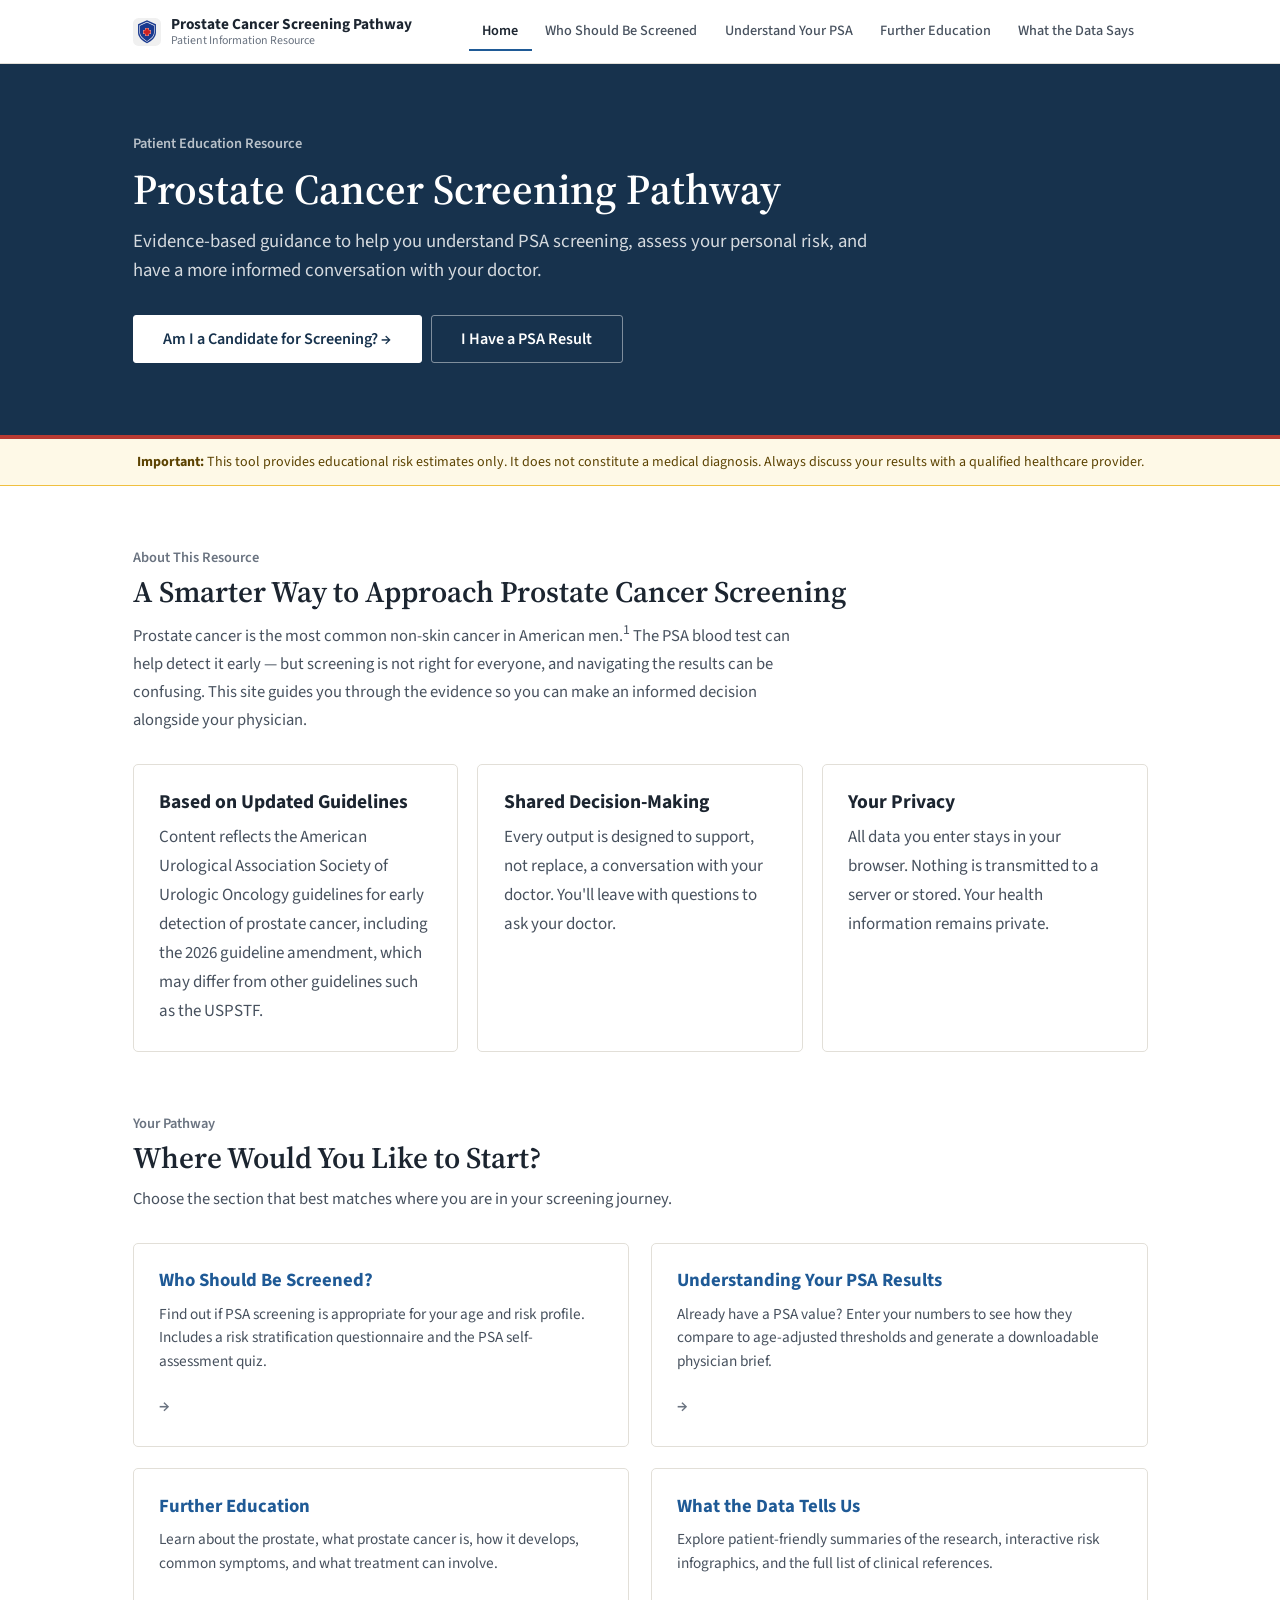
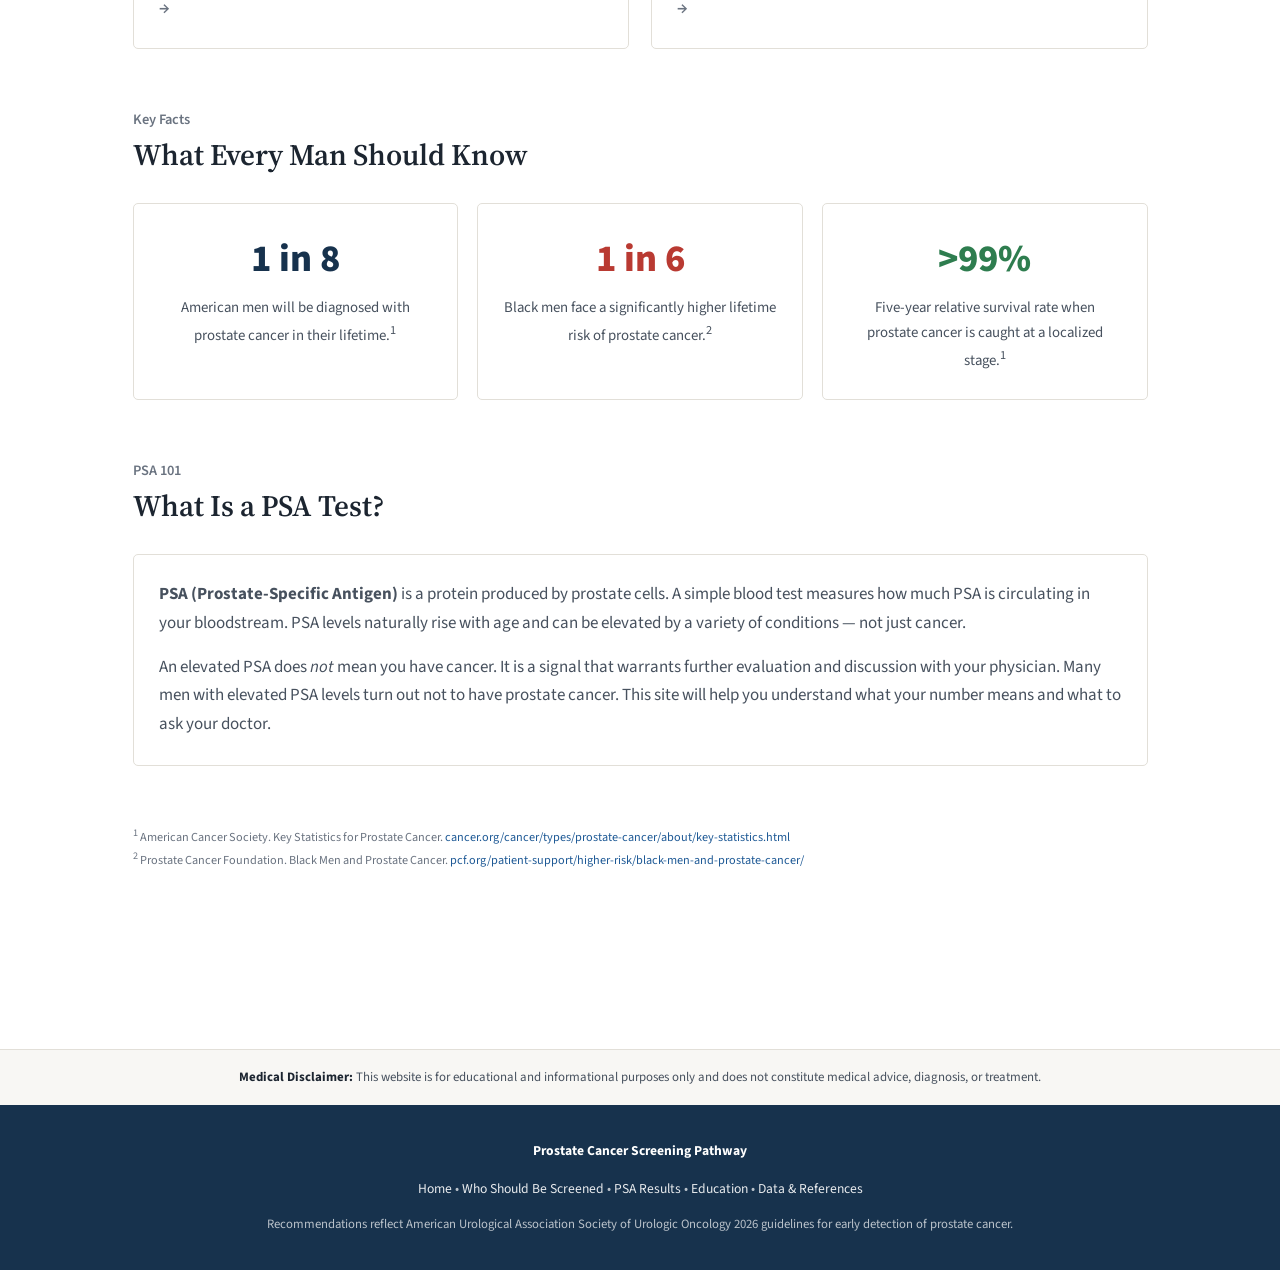
<file: index.html>
<!DOCTYPE html>
<html lang="en">
<head>
  <meta charset="UTF-8" />
  <link rel="icon" type="image/svg+xml" href="favicon.svg" />
  <meta name="viewport" content="width=device-width, initial-scale=1.0" />
  <title>Prostate Cancer Screening Pathway — Home</title>
  <meta name="description" content="A patient-facing resource for understanding prostate cancer PSA screening, risk stratification, and shared decision-making with your physician." />
  <link rel="preconnect" href="https://fonts.googleapis.com" />
  <link rel="preconnect" href="https://fonts.gstatic.com" crossorigin />
  <link rel="stylesheet" href="https://fonts.googleapis.com/css2?family=Source+Sans+3:wght@400;500;600;700&amp;family=Source+Serif+4:wght@600;700&amp;display=swap" />
  <link rel="stylesheet" href="css/styles.css" />
</head>
<body>

<!-- =================== NAVIGATION =================== -->
<nav class="site-nav" role="navigation" aria-label="Main navigation">
  <div class="nav-inner">
    <a class="nav-logo" href="index.html" aria-label="Prostate Cancer Screening Pathway, home">
      <img class="nav-logo-icon" src="favicon.svg" alt="" width="28" height="28" />
      <span class="nav-logo-text">Prostate Cancer Screening Pathway<span class="nav-logo-sub">Patient Information Resource</span></span>
    </a>
    <ul class="nav-links" role="list">
      <li><a href="index.html">Home</a></li>
      <li><a href="screening.html">Who Should Be Screened</a></li>
      <li><a href="results.html">Understand Your PSA</a></li>
      <li><a href="education.html">Further Education</a></li>
      <li><a href="data.html">What the Data Says</a></li>
    </ul>
    <button class="nav-hamburger" id="nav-hamburger" aria-label="Open menu" aria-expanded="false" aria-controls="mobile-menu">
      <span></span><span></span><span></span>
    </button>
  </div>
</nav>

<div class="mobile-menu" id="mobile-menu" role="dialog" aria-label="Navigation menu">
  <ul role="list">
    <li><a href="index.html">Home</a></li>
    <li><a href="screening.html">Who Should Be Screened</a></li>
    <li><a href="results.html">Understand Your PSA</a></li>
    <li><a href="education.html">Further Education</a></li>
    <li><a href="data.html">What the Data Says</a></li>
  </ul>
</div>

<!-- =================== HERO =================== -->
<header class="hero" role="banner">
  <div class="hero-badge">Patient Education Resource</div>
  <h1>Prostate Cancer Screening Pathway</h1>
  <p>Evidence-based guidance to help you understand PSA screening, assess your personal risk, and have a more informed conversation with your doctor.</p>
  <div class="flex flex-wrap flex-center gap-1">
    <a href="screening.html" class="btn btn-white btn-lg">Am I a Candidate for Screening? →</a>
    <a href="results.html" class="btn btn-ghost btn-lg">I Have a PSA Result</a>
  </div>
</header>

<!-- =================== IMPORTANT NOTICE =================== -->
<div style="background:#fef9e7;border-bottom:1px solid #f0c040;padding:0.65rem 1.25rem;text-align:center;">
  <p style="margin:0;font-size:0.825rem;color:#5c4302;">
    <strong>Important:</strong> This tool provides educational risk estimates only. It does not constitute a medical diagnosis. Always discuss your results with a qualified healthcare provider.
  </p>
</div>

<!-- =================== MAIN CONTENT =================== -->
<main class="page-wrap" id="main-content">

  <!-- What Is This Tool -->
  <section class="section">
    <div class="section-title">
      <span class="tag">About This Resource</span>
      <h2>A Smarter Way to Approach Prostate Cancer Screening</h2>
      <p>Prostate cancer is the most common non-skin cancer in American men.<sup>1</sup> The PSA blood test can help detect it early — but screening is not right for everyone, and navigating the results can be confusing. This site guides you through the evidence so you can make an informed decision alongside your physician.</p>
    </div>

    <div class="grid-3">
      <div class="card">
        <h3 style="margin-bottom:0.5rem;">Based on Updated Guidelines</h3>
        <p>Content reflects the American Urological Association Society of Urologic Oncology guidelines for early detection of prostate cancer, including the 2026 guideline amendment, which may differ from other guidelines such as the USPSTF.</p>
      </div>
      <div class="card">
        <h3 style="margin-bottom:0.5rem;">Shared Decision-Making</h3>
        <p>Every output is designed to support, not replace, a conversation with your doctor. You'll leave with questions to ask your doctor.</p>
      </div>
      <div class="card">
        <h3 style="margin-bottom:0.5rem;">Your Privacy</h3>
        <p>All data you enter stays in your browser. Nothing is transmitted to a server or stored. Your health information remains private.</p>
      </div>
    </div>
  </section>

  <!-- Four Pages Overview -->
  <section class="section">
    <div class="section-title">
      <span class="tag">Your Pathway</span>
      <h2>Where Would You Like to Start?</h2>
      <p>Choose the section that best matches where you are in your screening journey.</p>
    </div>

    <div class="grid-2">
      <a href="screening.html" class="nav-card">
        <h3>Who Should Be Screened?</h3>
        <p>Find out if PSA screening is appropriate for your age and risk profile. Includes a risk stratification questionnaire and the PSA self-assessment quiz.</p>
        <div class="nav-card-arrow">→</div>
      </a>

      <a href="results.html" class="nav-card">
        <h3>Understanding Your PSA Results</h3>
        <p>Already have a PSA value? Enter your numbers to see how they compare to age-adjusted thresholds and generate a downloadable physician brief.</p>
        <div class="nav-card-arrow">→</div>
      </a>

      <a href="education.html" class="nav-card">
        <h3>Further Education</h3>
        <p>Learn about the prostate, what prostate cancer is, how it develops, common symptoms, and what treatment can involve.</p>
        <div class="nav-card-arrow">→</div>
      </a>

      <a href="data.html" class="nav-card">
        <h3>What the Data Tells Us</h3>
        <p>Explore patient-friendly summaries of the research, interactive risk infographics, and the full list of clinical references.</p>
        <div class="nav-card-arrow">→</div>
      </a>
    </div>
  </section>

  <!-- Key Facts -->
  <section class="section">
    <div class="section-title">
      <span class="tag">Key Facts</span>
      <h2>What Every Man Should Know</h2>
    </div>

    <div class="grid-3">
      <div class="card text-center">
        <div style="font-size:2.25rem;font-weight:800;color:var(--primary);margin-bottom:0.25rem;">1 in 8</div>
        <p style="font-size:0.875rem;">American men will be diagnosed with prostate cancer in their lifetime.<sup>1</sup></p>
      </div>
      <div class="card text-center">
        <div style="font-size:2.25rem;font-weight:800;color:var(--red);margin-bottom:0.25rem;">1 in 6</div>
        <p style="font-size:0.875rem;">Black men face a significantly higher lifetime risk of prostate cancer.<sup>2</sup></p>
      </div>
      <div class="card text-center">
        <div style="font-size:2.25rem;font-weight:800;color:var(--green);margin-bottom:0.25rem;">&gt;99%</div>
        <p style="font-size:0.875rem;">Five-year relative survival rate when prostate cancer is caught at a localized stage.<sup>1</sup></p>
      </div>
    </div>
  </section>

  <!-- PSA Explained Simply -->
  <section class="section">
    <div class="section-title">
      <span class="tag">PSA 101</span>
      <h2>What Is a PSA Test?</h2>
    </div>
    <div class="card">
      <p><strong>PSA (Prostate-Specific Antigen)</strong> is a protein produced by prostate cells. A simple blood test measures how much PSA is circulating in your bloodstream. PSA levels naturally rise with age and can be elevated by a variety of conditions — not just cancer.</p>
      <p>An elevated PSA does <em>not</em> mean you have cancer. It is a signal that warrants further evaluation and discussion with your physician. Many men with elevated PSA levels turn out not to have prostate cancer. This site will help you understand what your number means and what to ask your doctor.</p>
    </div>
  </section>

  <!-- Citations -->
  <section class="section">
    <p style="font-size:0.72rem;color:var(--text-light);line-height:1.6;">
      <sup>1</sup> American Cancer Society. Key Statistics for Prostate Cancer. <a href="https://www.cancer.org/cancer/types/prostate-cancer/about/key-statistics.html" target="_blank" rel="noopener noreferrer" style="font-size:0.72rem;">cancer.org/cancer/types/prostate-cancer/about/key-statistics.html</a><br/>
      <sup>2</sup> Prostate Cancer Foundation. Black Men and Prostate Cancer. <a href="https://www.pcf.org/patient-support/higher-risk/black-men-and-prostate-cancer/" target="_blank" rel="noopener noreferrer" style="font-size:0.72rem;">pcf.org/patient-support/higher-risk/black-men-and-prostate-cancer/</a>
    </p>
  </section>

</main>

<!-- =================== DISCLAIMER =================== -->
<div class="disclaimer-bar">
  <strong>Medical Disclaimer:</strong> This website is for educational and informational purposes only and does not constitute medical advice, diagnosis, or treatment.
</div>

<!-- =================== FOOTER =================== -->
<footer class="site-footer">
  <p><strong style="color:#fff;">Prostate Cancer Screening Pathway</strong></p>
  <p style="margin-top:0.5rem;">
    <a href="index.html">Home</a> &bull;
    <a href="screening.html">Who Should Be Screened</a> &bull;
    <a href="results.html">PSA Results</a> &bull;
    <a href="education.html">Education</a> &bull;
    <a href="data.html">Data &amp; References</a>
  </p>
  <p style="margin-top:0.75rem;font-size:0.75rem;">Recommendations reflect American Urological Association Society of Urologic Oncology 2026 guidelines for early detection of prostate cancer.</p>
</footer>

<script src="js/nav.js"></script>
</body>
</html>
</file>
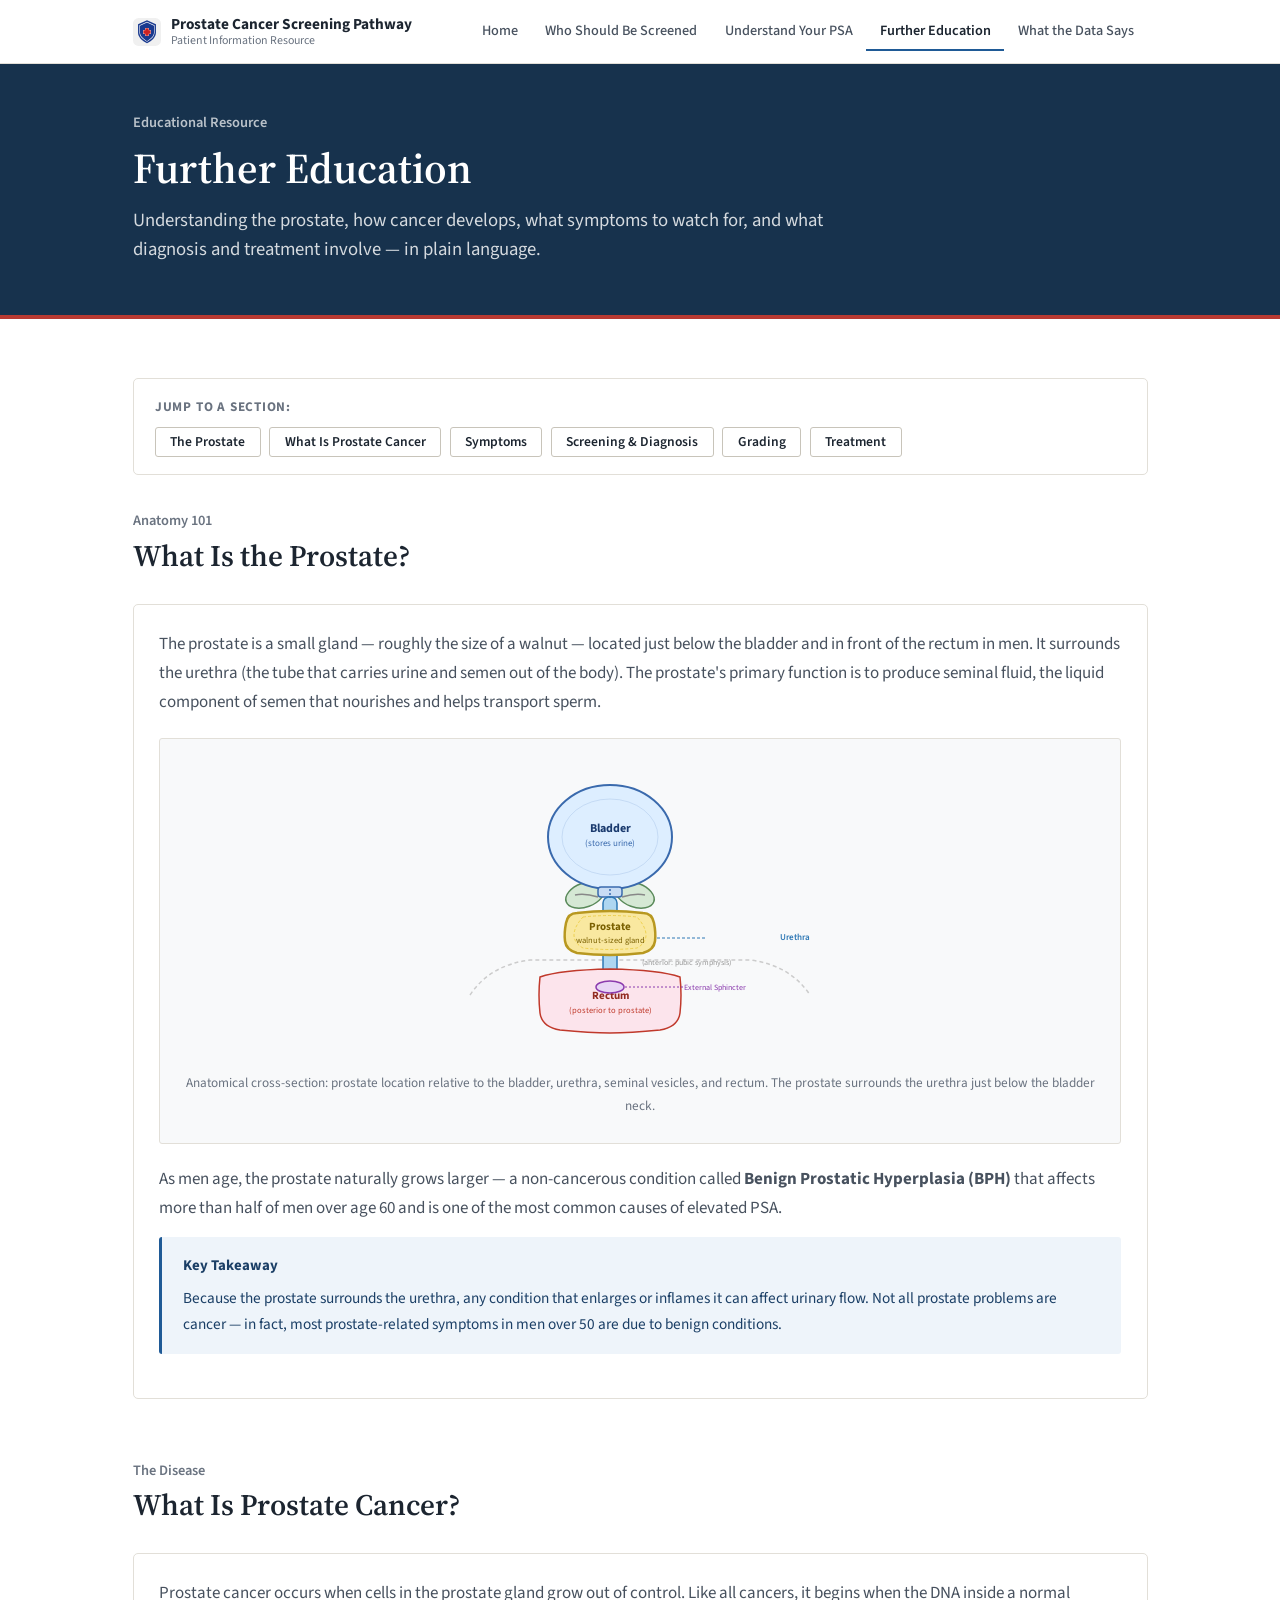
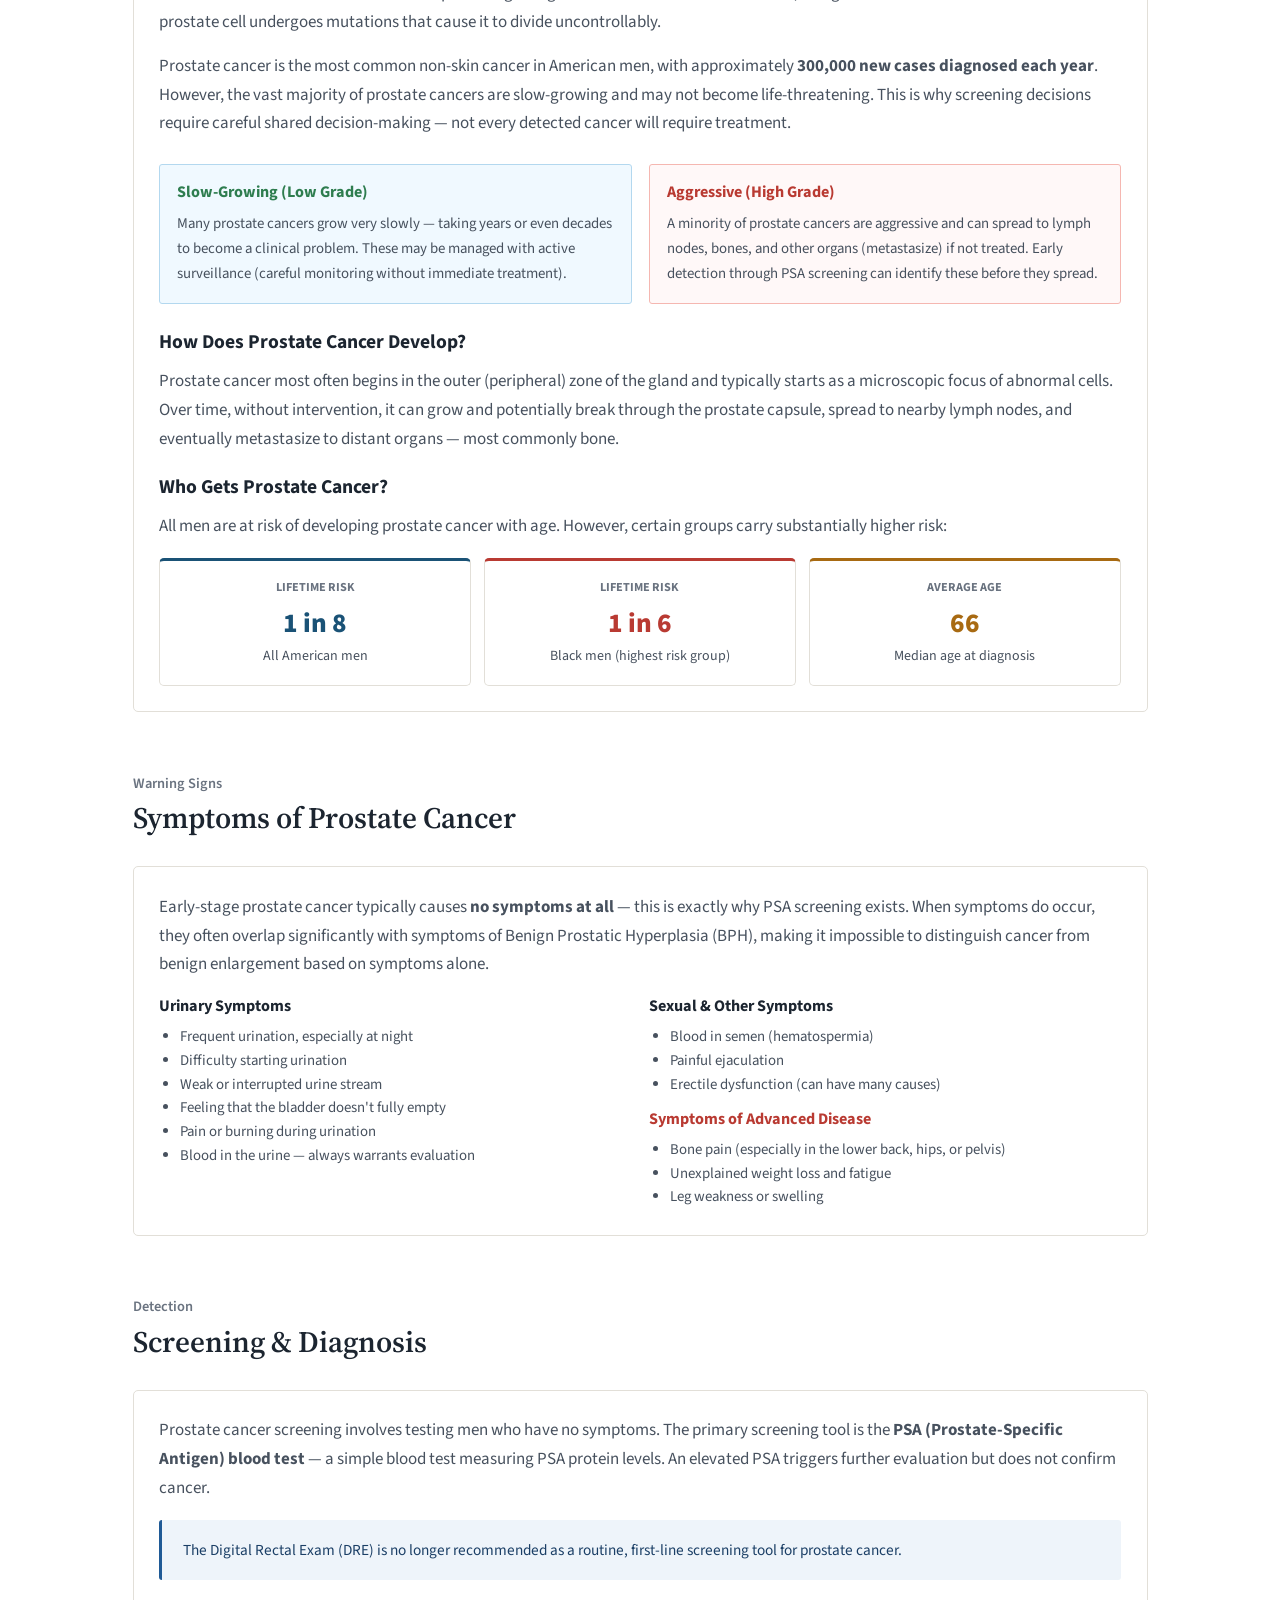
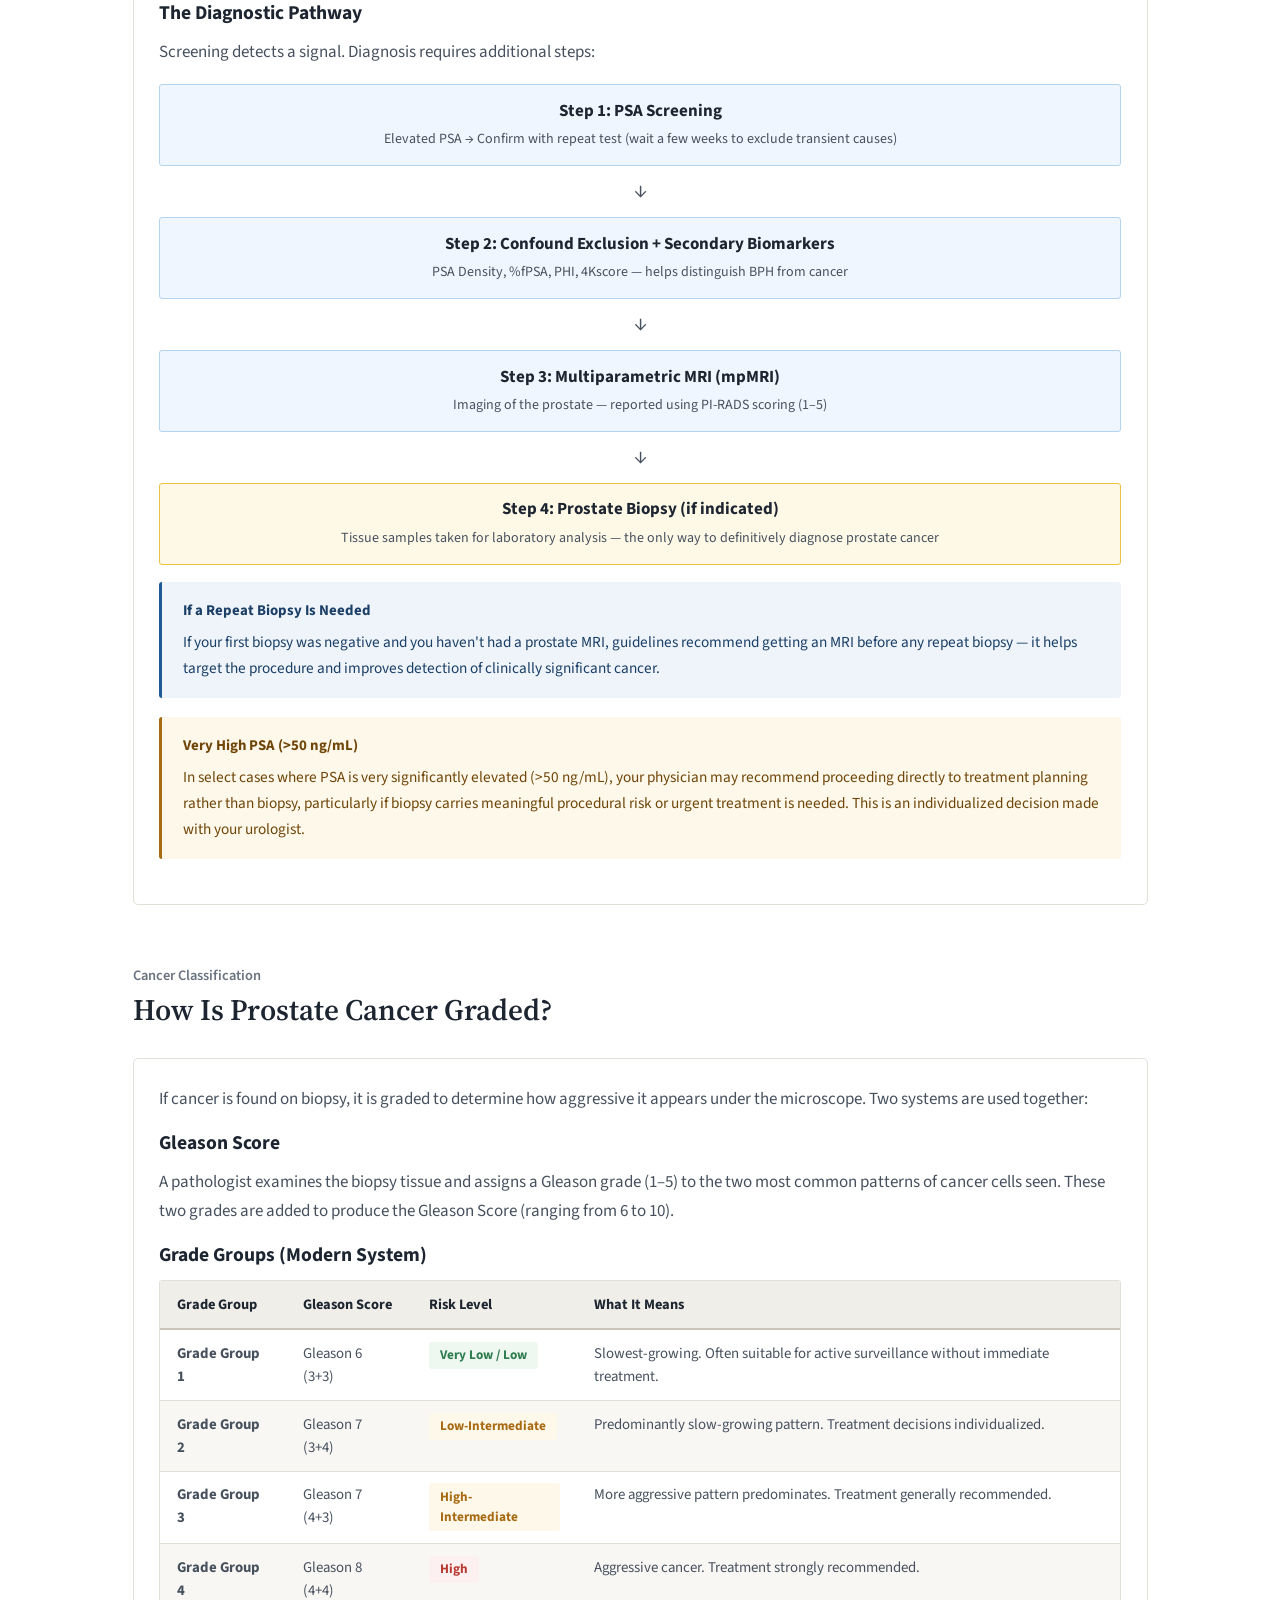
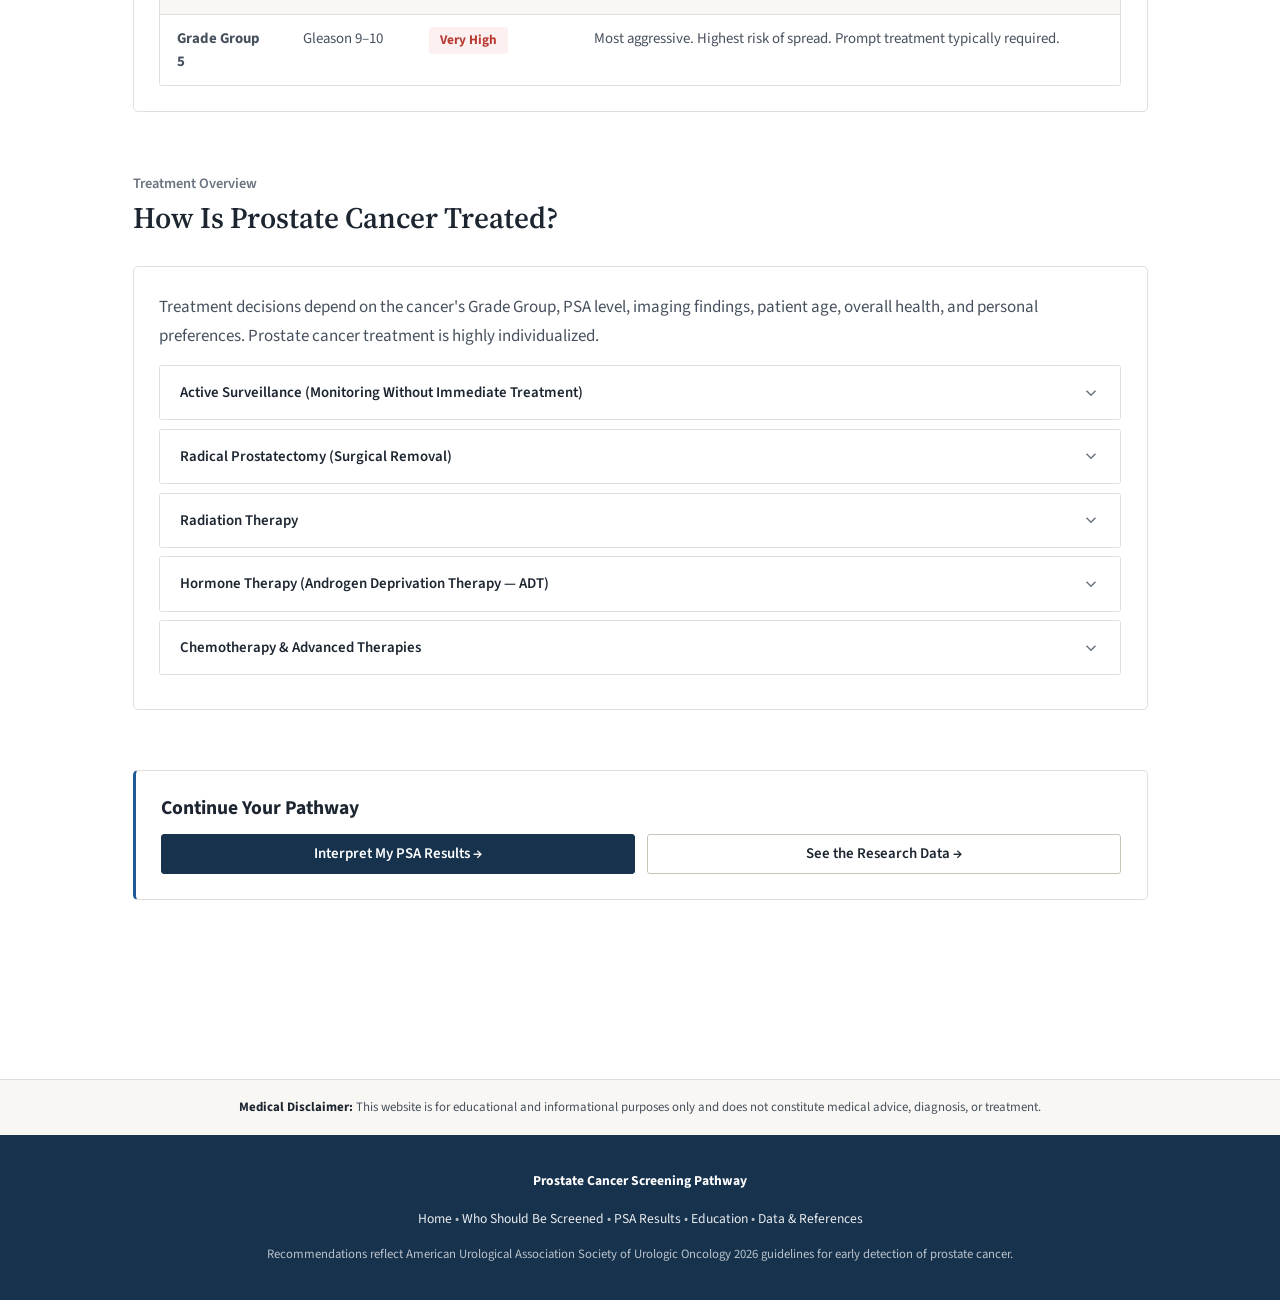
<file: education.html>
<!DOCTYPE html>
<html lang="en">
<head>
  <meta charset="UTF-8" />
  <link rel="icon" type="image/svg+xml" href="favicon.svg" />
  <meta name="viewport" content="width=device-width, initial-scale=1.0" />
  <title>Further Education — Prostate Cancer Screening Pathway</title>
  <meta name="description" content="Learn about the prostate gland, what prostate cancer is, how it develops, its symptoms, and what diagnosis and treatment involve." />
  <link rel="preconnect" href="https://fonts.googleapis.com" />
  <link rel="preconnect" href="https://fonts.gstatic.com" crossorigin />
  <link rel="stylesheet" href="https://fonts.googleapis.com/css2?family=Source+Sans+3:wght@400;500;600;700&amp;family=Source+Serif+4:wght@600;700&amp;display=swap" />
  <link rel="stylesheet" href="css/styles.css" />
</head>
<body>

<!-- =================== NAVIGATION =================== -->
<nav class="site-nav" role="navigation" aria-label="Main navigation">
  <div class="nav-inner">
    <a class="nav-logo" href="index.html" aria-label="Prostate Cancer Screening Pathway, home">
      <img class="nav-logo-icon" src="favicon.svg" alt="" width="28" height="28" />
      <span class="nav-logo-text">Prostate Cancer Screening Pathway<span class="nav-logo-sub">Patient Information Resource</span></span>
    </a>
    <ul class="nav-links" role="list">
      <li><a href="index.html">Home</a></li>
      <li><a href="screening.html">Who Should Be Screened</a></li>
      <li><a href="results.html">Understand Your PSA</a></li>
      <li><a href="education.html">Further Education</a></li>
      <li><a href="data.html">What the Data Says</a></li>
    </ul>
    <button class="nav-hamburger" id="nav-hamburger" aria-label="Open menu" aria-expanded="false" aria-controls="mobile-menu">
      <span></span><span></span><span></span>
    </button>
  </div>
</nav>
<div class="mobile-menu" id="mobile-menu" role="dialog" aria-label="Navigation menu">
  <ul role="list">
    <li><a href="index.html">Home</a></li>
    <li><a href="screening.html">Who Should Be Screened</a></li>
    <li><a href="results.html">Understand Your PSA</a></li>
    <li><a href="education.html">Further Education</a></li>
    <li><a href="data.html">What the Data Says</a></li>
  </ul>
</div>

<!-- =================== PAGE HEADER =================== -->
<header class="hero hero-sub">
  <div class="hero-badge">Educational Resource</div>
  <h1>Further Education</h1>
  <p>Understanding the prostate, how cancer develops, what symptoms to watch for, and what diagnosis and treatment involve — in plain language.</p>
</header>

<main class="page-wrap" id="main-content">

  <!-- Quick Nav -->
  <nav aria-label="Page sections" style="margin-bottom:2rem;">
    <div class="card" style="padding:1rem 1.25rem;">
      <p style="font-size:0.78rem;font-weight:700;text-transform:uppercase;letter-spacing:0.06em;color:var(--text-light);margin-bottom:0.5rem;">Jump to a section:</p>
      <div style="display:flex;flex-wrap:wrap;gap:0.5rem;">
        <a href="#prostate" class="btn btn-outline" style="padding:0.35rem 0.85rem;font-size:0.8rem;">The Prostate</a>
        <a href="#cancer" class="btn btn-outline" style="padding:0.35rem 0.85rem;font-size:0.8rem;">What Is Prostate Cancer</a>
        <a href="#symptoms" class="btn btn-outline" style="padding:0.35rem 0.85rem;font-size:0.8rem;">Symptoms</a>
        <a href="#screening" class="btn btn-outline" style="padding:0.35rem 0.85rem;font-size:0.8rem;">Screening &amp; Diagnosis</a>
        <a href="#grading" class="btn btn-outline" style="padding:0.35rem 0.85rem;font-size:0.8rem;">Grading</a>
        <a href="#treatment" class="btn btn-outline" style="padding:0.35rem 0.85rem;font-size:0.8rem;">Treatment</a>
      </div>
    </div>
  </nav>

  <!-- ========== THE PROSTATE ========== -->
  <section class="section" id="prostate">
    <div class="section-title">
      <span class="tag">Anatomy 101</span>
      <h2>What Is the Prostate?</h2>
    </div>
    <div class="card">
      <p>The prostate is a small gland — roughly the size of a walnut — located just below the bladder and in front of the rectum in men. It surrounds the urethra (the tube that carries urine and semen out of the body). The prostate's primary function is to produce seminal fluid, the liquid component of semen that nourishes and helps transport sperm.</p>

      <!-- Detailed Anatomical SVG Diagram -->
      <div style="background:#f8f9fa;border:1px solid var(--border);border-radius:var(--radius-sm);padding:1.5rem;text-align:center;margin:1.25rem 0;">
        <svg viewBox="0 0 380 290" style="max-width:380px;width:100%;" aria-label="Detailed anatomical diagram showing prostate location relative to bladder, urethra, seminal vesicles, and rectum" role="img">

          <!-- Pelvic bone outline (simplified) -->
          <path d="M 20 230 Q 40 200 80 195 L 300 195 Q 340 200 360 230" stroke="#ccc" stroke-width="1.5" fill="none" stroke-dasharray="4,3"/>

          <!-- Seminal Vesicles (behind prostate) -->
          <ellipse cx="135" cy="130" rx="20" ry="12" fill="#d5e8d4" stroke="#5a8a5a" stroke-width="1.5" transform="rotate(-20 135 130)"/>
          <ellipse cx="185" cy="130" rx="20" ry="12" fill="#d5e8d4" stroke="#5a8a5a" stroke-width="1.5" transform="rotate(20 185 130)"/>
          <text x="160" y="119" text-anchor="middle" font-size="8.5" fill="#3d6b3d" font-weight="600">Seminal Vesicles</text>

          <!-- Bladder (larger, more realistic oval shape) -->
          <ellipse cx="160" cy="72" rx="62" ry="52" fill="#ddeeff" stroke="#3a6aad" stroke-width="2"/>
          <!-- Bladder rugae (internal texture suggestion) -->
          <ellipse cx="160" cy="72" rx="48" ry="38" fill="none" stroke="#a8c4e8" stroke-width="0.8" opacity="0.6"/>
          <text x="160" y="67" text-anchor="middle" font-size="12" font-weight="700" fill="#1a3a6e">Bladder</text>
          <text x="160" y="81" text-anchor="middle" font-size="9" fill="#3a6aad">(stores urine)</text>

          <!-- Bladder neck -->
          <rect x="148" y="122" width="24" height="10" rx="3" fill="#c8dcf4" stroke="#3a6aad" stroke-width="1.5"/>

          <!-- Urethra (vertical tube through prostate) -->
          <rect x="153" y="132" width="14" height="90" rx="6" fill="#aed6f1" stroke="#2e78b5" stroke-width="1.5"/>
          <text x="330" y="175" font-size="9" fill="#2e78b5" font-weight="600">Urethra</text>
          <line x1="255" y1="173" x2="167" y2="173" stroke="#2e78b5" stroke-width="1" stroke-dasharray="3,2"/>

          <!-- Prostate gland (more detailed shape) -->
          <path d="M 127 148 Q 118 148 116 158 Q 114 168 115 176 Q 116 185 127 188 Q 160 192 193 188 Q 204 185 205 176 Q 206 168 204 158 Q 202 148 193 148 Q 160 144 127 148 Z" fill="#f9e8a0" stroke="#b89820" stroke-width="2.5"/>
          <!-- Prostate zones (peripheral zone) -->
          <path d="M 133 152 Q 160 149 187 152 Q 196 162 196 170 Q 196 178 187 183 Q 160 186 133 183 Q 124 178 124 170 Q 124 162 133 152 Z" fill="none" stroke="#e8c730" stroke-width="1" stroke-dasharray="3,2" opacity="0.7"/>
          <text x="160" y="165" text-anchor="middle" font-size="11" font-weight="700" fill="#7a6000">Prostate</text>
          <text x="160" y="178" text-anchor="middle" font-size="8.5" fill="#7a6000">walnut-sized gland</text>

          <!-- Vas deferens (small tubes) -->
          <path d="M 148 132 Q 135 128 125 130" stroke="#888" stroke-width="1.5" fill="none"/>
          <path d="M 172 132 Q 185 128 195 130" stroke="#888" stroke-width="1.5" fill="none"/>

          <!-- Rectum (realistic shape) -->
          <path d="M 90 212 Q 88 230 90 248 Q 92 262 110 265 Q 140 268 160 268 Q 180 268 210 265 Q 228 262 230 248 Q 232 230 230 212 Q 210 205 160 204 Q 110 205 90 212 Z" fill="#fce4ec" stroke="#c0392b" stroke-width="1.5"/>
          <text x="160" y="234" text-anchor="middle" font-size="11" font-weight="700" fill="#922b21">Rectum</text>
          <text x="160" y="248" text-anchor="middle" font-size="8.5" fill="#c0392b">(posterior to prostate)</text>

          <!-- External urethral sphincter -->
          <ellipse cx="160" cy="222" rx="14" ry="6" fill="#e8d5f5" stroke="#8a3aad" stroke-width="1.5"/>
          <text x="234" y="225" font-size="8" fill="#8a3aad">External Sphincter</text>
          <line x1="233" y1="222" x2="174" y2="222" stroke="#8a3aad" stroke-width="1" stroke-dasharray="2,2"/>

          <!-- Arrow indicators -->
          <line x1="160" y1="124" x2="160" y2="133" stroke="#3a6aad" stroke-width="1.5" stroke-dasharray="2,2"/>

          <!-- Pubic bone label -->
          <text x="192" y="200" font-size="8" fill="#999">(anterior: pubic symphysis)</text>
        </svg>
        <p style="font-size:0.78rem;color:var(--text-light);margin-top:0.5rem;margin-bottom:0;">Anatomical cross-section: prostate location relative to the bladder, urethra, seminal vesicles, and rectum. The prostate surrounds the urethra just below the bladder neck.</p>
      </div>

      <p>As men age, the prostate naturally grows larger — a non-cancerous condition called <strong>Benign Prostatic Hyperplasia (BPH)</strong> that affects more than half of men over age 60 and is one of the most common causes of elevated PSA.</p>

      <div class="alert alert-info">
        <div class="alert-title">Key Takeaway</div>
        <p>Because the prostate surrounds the urethra, any condition that enlarges or inflames it can affect urinary flow. Not all prostate problems are cancer — in fact, most prostate-related symptoms in men over 50 are due to benign conditions.</p>
      </div>
    </div>
  </section>

  <!-- ========== WHAT IS PROSTATE CANCER ========== -->
  <section class="section" id="cancer">
    <div class="section-title">
      <span class="tag">The Disease</span>
      <h2>What Is Prostate Cancer?</h2>
    </div>
    <div class="card">
      <p>Prostate cancer occurs when cells in the prostate gland grow out of control. Like all cancers, it begins when the DNA inside a normal prostate cell undergoes mutations that cause it to divide uncontrollably.</p>
      <p>Prostate cancer is the most common non-skin cancer in American men, with approximately <strong>300,000 new cases diagnosed each year</strong>. However, the vast majority of prostate cancers are slow-growing and may not become life-threatening. This is why screening decisions require careful shared decision-making — not every detected cancer will require treatment.</p>

      <div class="grid-2 mt-3" style="gap:1rem;">
        <div style="background:#f0f9ff;border:1px solid #b3d8ef;border-radius:var(--radius-sm);padding:1rem;">
          <h4 style="color:var(--green);margin-bottom:0.5rem;">Slow-Growing (Low Grade)</h4>
          <p style="font-size:0.875rem;">Many prostate cancers grow very slowly — taking years or even decades to become a clinical problem. These may be managed with active surveillance (careful monitoring without immediate treatment).</p>
        </div>
        <div style="background:#fff8f8;border:1px solid #f5b7b1;border-radius:var(--radius-sm);padding:1rem;">
          <h4 style="color:var(--red);margin-bottom:0.5rem;">Aggressive (High Grade)</h4>
          <p style="font-size:0.875rem;">A minority of prostate cancers are aggressive and can spread to lymph nodes, bones, and other organs (metastasize) if not treated. Early detection through PSA screening can identify these before they spread.</p>
        </div>
      </div>

      <h3 style="margin-top:1.5rem;margin-bottom:0.75rem;">How Does Prostate Cancer Develop?</h3>
      <p>Prostate cancer most often begins in the outer (peripheral) zone of the gland and typically starts as a microscopic focus of abnormal cells. Over time, without intervention, it can grow and potentially break through the prostate capsule, spread to nearby lymph nodes, and eventually metastasize to distant organs — most commonly bone.</p>

      <h3 style="margin-top:1.25rem;margin-bottom:0.75rem;">Who Gets Prostate Cancer?</h3>
      <p>All men are at risk of developing prostate cancer with age. However, certain groups carry substantially higher risk:</p>
      <div class="grid-3 mt-2" style="gap:0.75rem;">
        <div class="card" style="padding:1rem;text-align:center;border-top:3px solid #1a5276;">
          <div style="font-size:0.72rem;font-weight:700;text-transform:uppercase;color:var(--text-light);margin-bottom:0.25rem;">Lifetime Risk</div>
          <div style="font-size:1.6rem;font-weight:800;color:#1a5276;">1 in 8</div>
          <div style="font-size:0.825rem;color:var(--text-mid);">All American men</div>
        </div>
        <div class="card" style="padding:1rem;text-align:center;border-top:3px solid var(--red);">
          <div style="font-size:0.72rem;font-weight:700;text-transform:uppercase;color:var(--text-light);margin-bottom:0.25rem;">Lifetime Risk</div>
          <div style="font-size:1.6rem;font-weight:800;color:var(--red);">1 in 6</div>
          <div style="font-size:0.825rem;color:var(--text-mid);">Black men (highest risk group)</div>
        </div>
        <div class="card" style="padding:1rem;text-align:center;border-top:3px solid var(--yellow);">
          <div style="font-size:0.72rem;font-weight:700;text-transform:uppercase;color:var(--text-light);margin-bottom:0.25rem;">Average Age</div>
          <div style="font-size:1.6rem;font-weight:800;color:var(--yellow);">66</div>
          <div style="font-size:0.825rem;color:var(--text-mid);">Median age at diagnosis</div>
        </div>
      </div>
    </div>
  </section>

  <!-- ========== SYMPTOMS ========== -->
  <section class="section" id="symptoms">
    <div class="section-title">
      <span class="tag">Warning Signs</span>
      <h2>Symptoms of Prostate Cancer</h2>
    </div>
    <div class="card">
      <p>Early-stage prostate cancer typically causes <strong>no symptoms at all</strong> — this is exactly why PSA screening exists. When symptoms do occur, they often overlap significantly with symptoms of Benign Prostatic Hyperplasia (BPH), making it impossible to distinguish cancer from benign enlargement based on symptoms alone.</p>

      <div class="grid-2 mt-2" style="gap:1rem;">
        <div>
          <h4 style="margin-bottom:0.5rem;color:var(--text);">Urinary Symptoms</h4>
          <ul style="padding-left:1.25rem;font-size:0.875rem;color:var(--text-mid);">
            <li>Frequent urination, especially at night</li>
            <li>Difficulty starting urination</li>
            <li>Weak or interrupted urine stream</li>
            <li>Feeling that the bladder doesn't fully empty</li>
            <li>Pain or burning during urination</li>
            <li>Blood in the urine — always warrants evaluation</li>
          </ul>
        </div>
        <div>
          <h4 style="margin-bottom:0.5rem;color:var(--text);">Sexual &amp; Other Symptoms</h4>
          <ul style="padding-left:1.25rem;font-size:0.875rem;color:var(--text-mid);">
            <li>Blood in semen (hematospermia)</li>
            <li>Painful ejaculation</li>
            <li>Erectile dysfunction (can have many causes)</li>
          </ul>
          <h4 style="margin:0.75rem 0 0.5rem;color:var(--red);">Symptoms of Advanced Disease</h4>
          <ul style="padding-left:1.25rem;font-size:0.875rem;color:var(--text-mid);">
            <li>Bone pain (especially in the lower back, hips, or pelvis)</li>
            <li>Unexplained weight loss and fatigue</li>
            <li>Leg weakness or swelling</li>
          </ul>
        </div>
      </div>
    </div>
  </section>

  <!-- ========== SCREENING & DIAGNOSIS ========== -->
  <section class="section" id="screening">
    <div class="section-title">
      <span class="tag">Detection</span>
      <h2>Screening &amp; Diagnosis</h2>
    </div>
    <div class="card">
      <p>Prostate cancer screening involves testing men who have no symptoms. The primary screening tool is the <strong>PSA (Prostate-Specific Antigen) blood test</strong> — a simple blood test measuring PSA protein levels. An elevated PSA triggers further evaluation but does not confirm cancer.</p>

      <div class="alert alert-info" style="margin:1rem 0;">
        <p>The Digital Rectal Exam (DRE) is no longer recommended as a routine, first-line screening tool for prostate cancer.</p>
      </div>

      <h3 style="margin-top:1.25rem;margin-bottom:0.75rem;">The Diagnostic Pathway</h3>
      <p>Screening detects a signal. Diagnosis requires additional steps:</p>

      <!-- Flow diagram -->
      <div style="display:flex;flex-direction:column;gap:0.5rem;margin:1rem 0;">
        <div style="background:#f0f6ff;border:1px solid #b3d4f0;border-radius:var(--radius-sm);padding:0.75rem 1rem;text-align:center;">
          <strong>Step 1: PSA Screening</strong><br/>
          <span style="font-size:0.825rem;color:var(--text-mid);">Elevated PSA → Confirm with repeat test (wait a few weeks to exclude transient causes)</span>
        </div>
        <div style="text-align:center;font-size:1.25rem;color:var(--text-mid);">↓</div>
        <div style="background:#f0f6ff;border:1px solid #b3d4f0;border-radius:var(--radius-sm);padding:0.75rem 1rem;text-align:center;">
          <strong>Step 2: Confound Exclusion + Secondary Biomarkers</strong><br/>
          <span style="font-size:0.825rem;color:var(--text-mid);">PSA Density, %fPSA, PHI, 4Kscore — helps distinguish BPH from cancer</span>
        </div>
        <div style="text-align:center;font-size:1.25rem;color:var(--text-mid);">↓</div>
        <div style="background:#f0f6ff;border:1px solid #b3d4f0;border-radius:var(--radius-sm);padding:0.75rem 1rem;text-align:center;">
          <strong>Step 3: Multiparametric MRI (mpMRI)</strong><br/>
          <span style="font-size:0.825rem;color:var(--text-mid);">Imaging of the prostate — reported using PI-RADS scoring (1–5)</span>
        </div>
        <div style="text-align:center;font-size:1.25rem;color:var(--text-mid);">↓</div>
        <div style="background:#fef9e7;border:1px solid #f0c040;border-radius:var(--radius-sm);padding:0.75rem 1rem;text-align:center;">
          <strong>Step 4: Prostate Biopsy (if indicated)</strong><br/>
          <span style="font-size:0.825rem;color:var(--text-mid);">Tissue samples taken for laboratory analysis — the only way to definitively diagnose prostate cancer</span>
        </div>
      </div>

      <div class="alert alert-info" style="margin-top:1rem;">
        <div class="alert-title">If a Repeat Biopsy Is Needed</div>
        <p>If your first biopsy was negative and you haven't had a prostate MRI, guidelines recommend getting an MRI before any repeat biopsy — it helps target the procedure and improves detection of clinically significant cancer.</p>
      </div>

      <div class="alert alert-warning" style="margin-top:0.75rem;">
        <div class="alert-title">Very High PSA (&gt;50 ng/mL)</div>
        <p>In select cases where PSA is very significantly elevated (&gt;50 ng/mL), your physician may recommend proceeding directly to treatment planning rather than biopsy, particularly if biopsy carries meaningful procedural risk or urgent treatment is needed. This is an individualized decision made with your urologist.</p>
      </div>
    </div>
  </section>

  <!-- ========== GRADING ========== -->
  <section class="section" id="grading">
    <div class="section-title">
      <span class="tag">Cancer Classification</span>
      <h2>How Is Prostate Cancer Graded?</h2>
    </div>
    <div class="card">
      <p>If cancer is found on biopsy, it is graded to determine how aggressive it appears under the microscope. Two systems are used together:</p>

      <h3 style="margin-top:1rem;margin-bottom:0.75rem;">Gleason Score</h3>
      <p>A pathologist examines the biopsy tissue and assigns a Gleason grade (1–5) to the two most common patterns of cancer cells seen. These two grades are added to produce the Gleason Score (ranging from 6 to 10).</p>

      <h3 style="margin-top:1rem;margin-bottom:0.75rem;">Grade Groups (Modern System)</h3>
      <div class="table-wrap" style="margin-top:0.5rem;">
        <table>
          <thead>
            <tr>
              <th>Grade Group</th>
              <th>Gleason Score</th>
              <th>Risk Level</th>
              <th>What It Means</th>
            </tr>
          </thead>
          <tbody>
            <tr>
              <td><strong>Grade Group 1</strong></td>
              <td>Gleason 6 (3+3)</td>
              <td><span class="risk-chip green">Very Low / Low</span></td>
              <td>Slowest-growing. Often suitable for active surveillance without immediate treatment.</td>
            </tr>
            <tr>
              <td><strong>Grade Group 2</strong></td>
              <td>Gleason 7 (3+4)</td>
              <td><span class="risk-chip yellow">Low-Intermediate</span></td>
              <td>Predominantly slow-growing pattern. Treatment decisions individualized.</td>
            </tr>
            <tr>
              <td><strong>Grade Group 3</strong></td>
              <td>Gleason 7 (4+3)</td>
              <td><span class="risk-chip yellow">High-Intermediate</span></td>
              <td>More aggressive pattern predominates. Treatment generally recommended.</td>
            </tr>
            <tr>
              <td><strong>Grade Group 4</strong></td>
              <td>Gleason 8 (4+4)</td>
              <td><span class="risk-chip red">High</span></td>
              <td>Aggressive cancer. Treatment strongly recommended.</td>
            </tr>
            <tr>
              <td><strong>Grade Group 5</strong></td>
              <td>Gleason 9–10</td>
              <td><span class="risk-chip red">Very High</span></td>
              <td>Most aggressive. Highest risk of spread. Prompt treatment typically required.</td>
            </tr>
          </tbody>
        </table>
      </div>
    </div>
  </section>

  <!-- ========== TREATMENT ========== -->
  <section class="section" id="treatment">
    <div class="section-title">
      <span class="tag">Treatment Overview</span>
      <h2>How Is Prostate Cancer Treated?</h2>
    </div>
    <div class="card">
      <p>Treatment decisions depend on the cancer's Grade Group, PSA level, imaging findings, patient age, overall health, and personal preferences. Prostate cancer treatment is highly individualized.</p>

      <div class="accordion-item">
        <button class="accordion-btn">
          Active Surveillance (Monitoring Without Immediate Treatment)
          <svg class="chevron" width="18" height="18" viewBox="0 0 24 24" fill="none" stroke="currentColor" stroke-width="2"><polyline points="6 9 12 15 18 9"></polyline></svg>
        </button>
        <div class="accordion-body">
          <p><strong>For whom:</strong> Typically for Grade Group 1 (Gleason 6) and selected Grade Group 2 low-risk cancers.</p>
          <p><strong>What it involves:</strong> Regular PSA testing (every 3–6 months), repeat biopsies every 1–3 years, and periodic MRI. If the cancer shows signs of progression, treatment can then begin.</p>
          <p><strong>Goal:</strong> Avoid the side effects of treatment while catching any progression early. Research shows that many low-grade cancers never progress during a man's lifetime.</p>
          <div class="alert alert-info" style="margin-bottom:0;"><p>Active surveillance is not the same as "doing nothing." It is an active, guideline-endorsed management strategy with regular monitoring checkpoints.</p></div>
        </div>
      </div>

      <div class="accordion-item">
        <button class="accordion-btn">
          Radical Prostatectomy (Surgical Removal)
          <svg class="chevron" width="18" height="18" viewBox="0 0 24 24" fill="none" stroke="currentColor" stroke-width="2"><polyline points="6 9 12 15 18 9"></polyline></svg>
        </button>
        <div class="accordion-body">
          <p><strong>What it involves:</strong> Surgical removal of the entire prostate gland and seminal vesicles, often with lymph node sampling. Increasingly performed as a robotic-assisted (da Vinci) minimally invasive procedure.</p>
          <p><strong>Benefits:</strong> Removes the cancer entirely; PSA should drop to near-zero after surgery; allows precise pathological staging.</p>
          <p><strong>Potential side effects:</strong> Urinary incontinence (affects approximately 15–20% of men at 1 year; most recover over time), erectile dysfunction (affects 40–65% depending on age and nerve-sparing technique). Most men regain urinary control within weeks to months.</p>
          <p><strong>Recovery:</strong> Typically 1–2 days in hospital; return to light activity in 2–4 weeks; full recovery 4–6 weeks.</p>
        </div>
      </div>

      <div class="accordion-item">
        <button class="accordion-btn">
          Radiation Therapy
          <svg class="chevron" width="18" height="18" viewBox="0 0 24 24" fill="none" stroke="currentColor" stroke-width="2"><polyline points="6 9 12 15 18 9"></polyline></svg>
        </button>
        <div class="accordion-body">
          <p>There are two primary forms of radiation therapy for prostate cancer:</p>
          <p><strong>External Beam Radiation Therapy (EBRT):</strong> High-energy X-ray beams are directed at the prostate from outside the body. Modern IMRT (Intensity-Modulated Radiation Therapy) and SBRT (Stereotactic Body Radiation Therapy) allow very precise targeting with fewer treatment sessions.</p>
          <p><strong>Brachytherapy (Seed Implants):</strong> Radioactive seeds are placed directly into the prostate tissue, delivering radiation from inside. Can be combined with external beam radiation for higher-risk disease.</p>
          <p><strong>Potential side effects:</strong> Bowel changes (diarrhea, rectal irritation), urinary changes (frequency, urgency), and erectile dysfunction (30–50% at 2–3 years). Effects develop more gradually than with surgery and some may persist.</p>
        </div>
      </div>

      <div class="accordion-item">
        <button class="accordion-btn">
          Hormone Therapy (Androgen Deprivation Therapy — ADT)
          <svg class="chevron" width="18" height="18" viewBox="0 0 24 24" fill="none" stroke="currentColor" stroke-width="2"><polyline points="6 9 12 15 18 9"></polyline></svg>
        </button>
        <div class="accordion-body">
          <p>Prostate cancer cells use testosterone (androgen) to grow. Hormone therapy reduces testosterone levels in the body, slowing or stopping cancer growth.</p>
          <p><strong>Forms:</strong> Injections (leuprolide/Lupron, goserelin/Zoladex), oral medications (enzalutamide, apalutamide, abiraterone), or surgical removal of the testes (orchiectomy, rarely performed today).</p>
          <p><strong>Used for:</strong> High-risk localized cancer (combined with radiation), locally advanced cancer, metastatic disease, or when cancer returns after initial treatment.</p>
          <p><strong>Side effects:</strong> Hot flashes, fatigue, loss of libido, erectile dysfunction, mood changes, bone density loss, metabolic effects including increased risk of diabetes and cardiovascular disease. Regular monitoring and supportive care can help manage these.</p>
        </div>
      </div>

      <div class="accordion-item">
        <button class="accordion-btn">
          Chemotherapy &amp; Advanced Therapies
          <svg class="chevron" width="18" height="18" viewBox="0 0 24 24" fill="none" stroke="currentColor" stroke-width="2"><polyline points="6 9 12 15 18 9"></polyline></svg>
        </button>
        <div class="accordion-body">
          <p>For metastatic or hormone-resistant (castration-resistant) prostate cancer, additional therapies may be used:</p>
          <ul style="padding-left:1.25rem;">
            <li style="margin-bottom:0.4rem;"><strong>Chemotherapy:</strong> Docetaxel and cabazitaxel are used in metastatic castration-resistant disease; docetaxel is also used upfront with ADT for high-volume metastatic disease.</li>
            <li style="margin-bottom:0.4rem;"><strong>PARP Inhibitors:</strong> Olaparib, rucaparib, niraparib — effective in men with BRCA2, BRCA1, ATM, or other DNA repair mutations in the metastatic setting.</li>
            <li style="margin-bottom:0.4rem;"><strong>Lutetium-177 PSMA Therapy (Lu-PSMA-617):</strong> A targeted radioligand therapy (Pluvicto) FDA-approved (2022) for PSMA-positive metastatic castration-resistant prostate cancer after prior taxane chemotherapy and novel hormonal therapy.</li>
            <li><strong>Immunotherapy:</strong> Sipuleucel-T (Provenge) — a personalized dendritic cell-based immune therapy approved for asymptomatic or minimally symptomatic metastatic castration-resistant prostate cancer.</li>
          </ul>
        </div>
      </div>
    </div>
  </section>

  <!-- Next Steps -->
  <section class="section">
    <div class="card" style="border-left:3px solid var(--accent);">
      <h3 style="margin-bottom:0.75rem;">Continue Your Pathway</h3>
      <div class="grid-2" style="gap:0.75rem;">
        <a href="results.html" class="btn btn-primary" style="justify-content:center;">Interpret My PSA Results →</a>
        <a href="data.html" class="btn btn-outline" style="justify-content:center;">See the Research Data →</a>
      </div>
    </div>
  </section>

</main>

<div class="disclaimer-bar">
  <strong>Medical Disclaimer:</strong> This website is for educational and informational purposes only and does not constitute medical advice, diagnosis, or treatment.
</div>

<footer class="site-footer">
  <p><strong style="color:#fff;">Prostate Cancer Screening Pathway</strong></p>
  <p style="margin-top:0.5rem;">
    <a href="index.html">Home</a> &bull; <a href="screening.html">Who Should Be Screened</a> &bull;
    <a href="results.html">PSA Results</a> &bull; <a href="education.html">Education</a> &bull; <a href="data.html">Data &amp; References</a>
  </p>
  <p style="margin-top:0.75rem;font-size:0.75rem;">Recommendations reflect American Urological Association Society of Urologic Oncology 2026 guidelines for early detection of prostate cancer.</p>
</footer>

<script src="js/nav.js"></script>
</body>
</html>
</file>
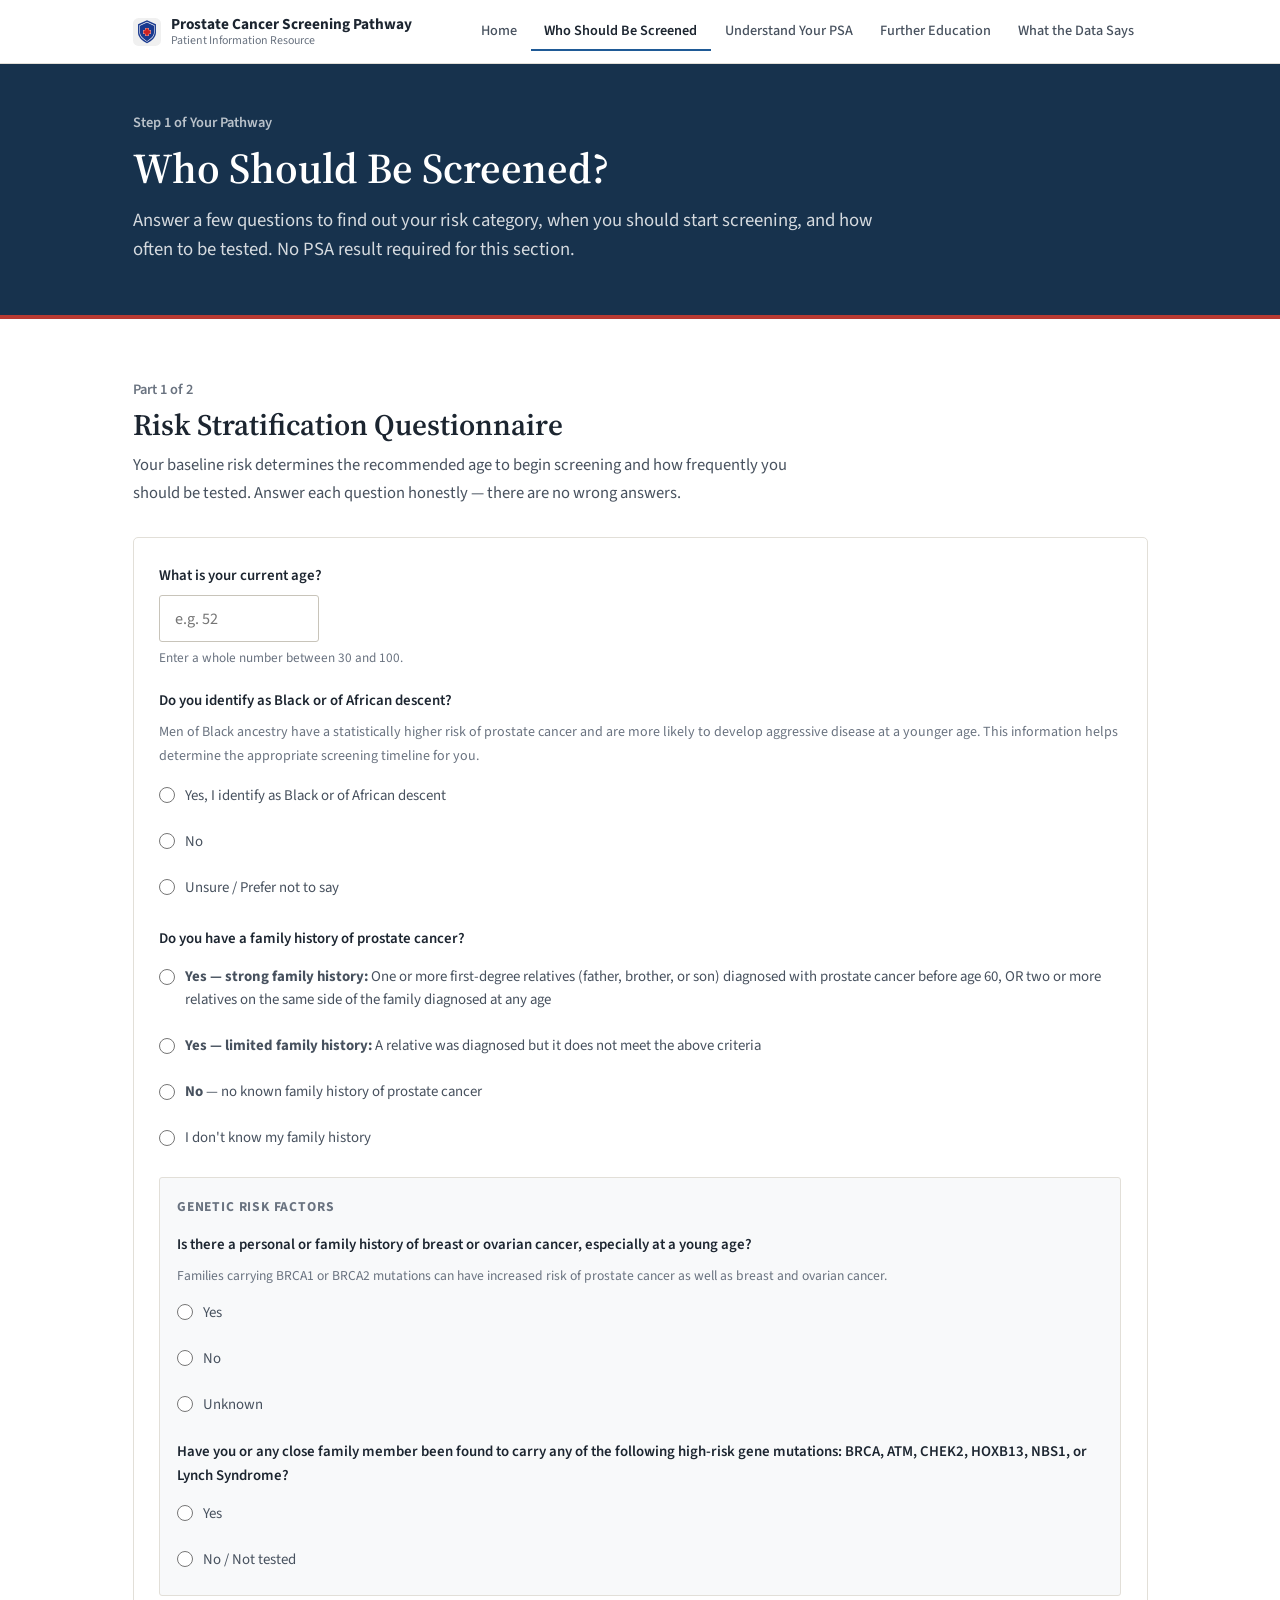
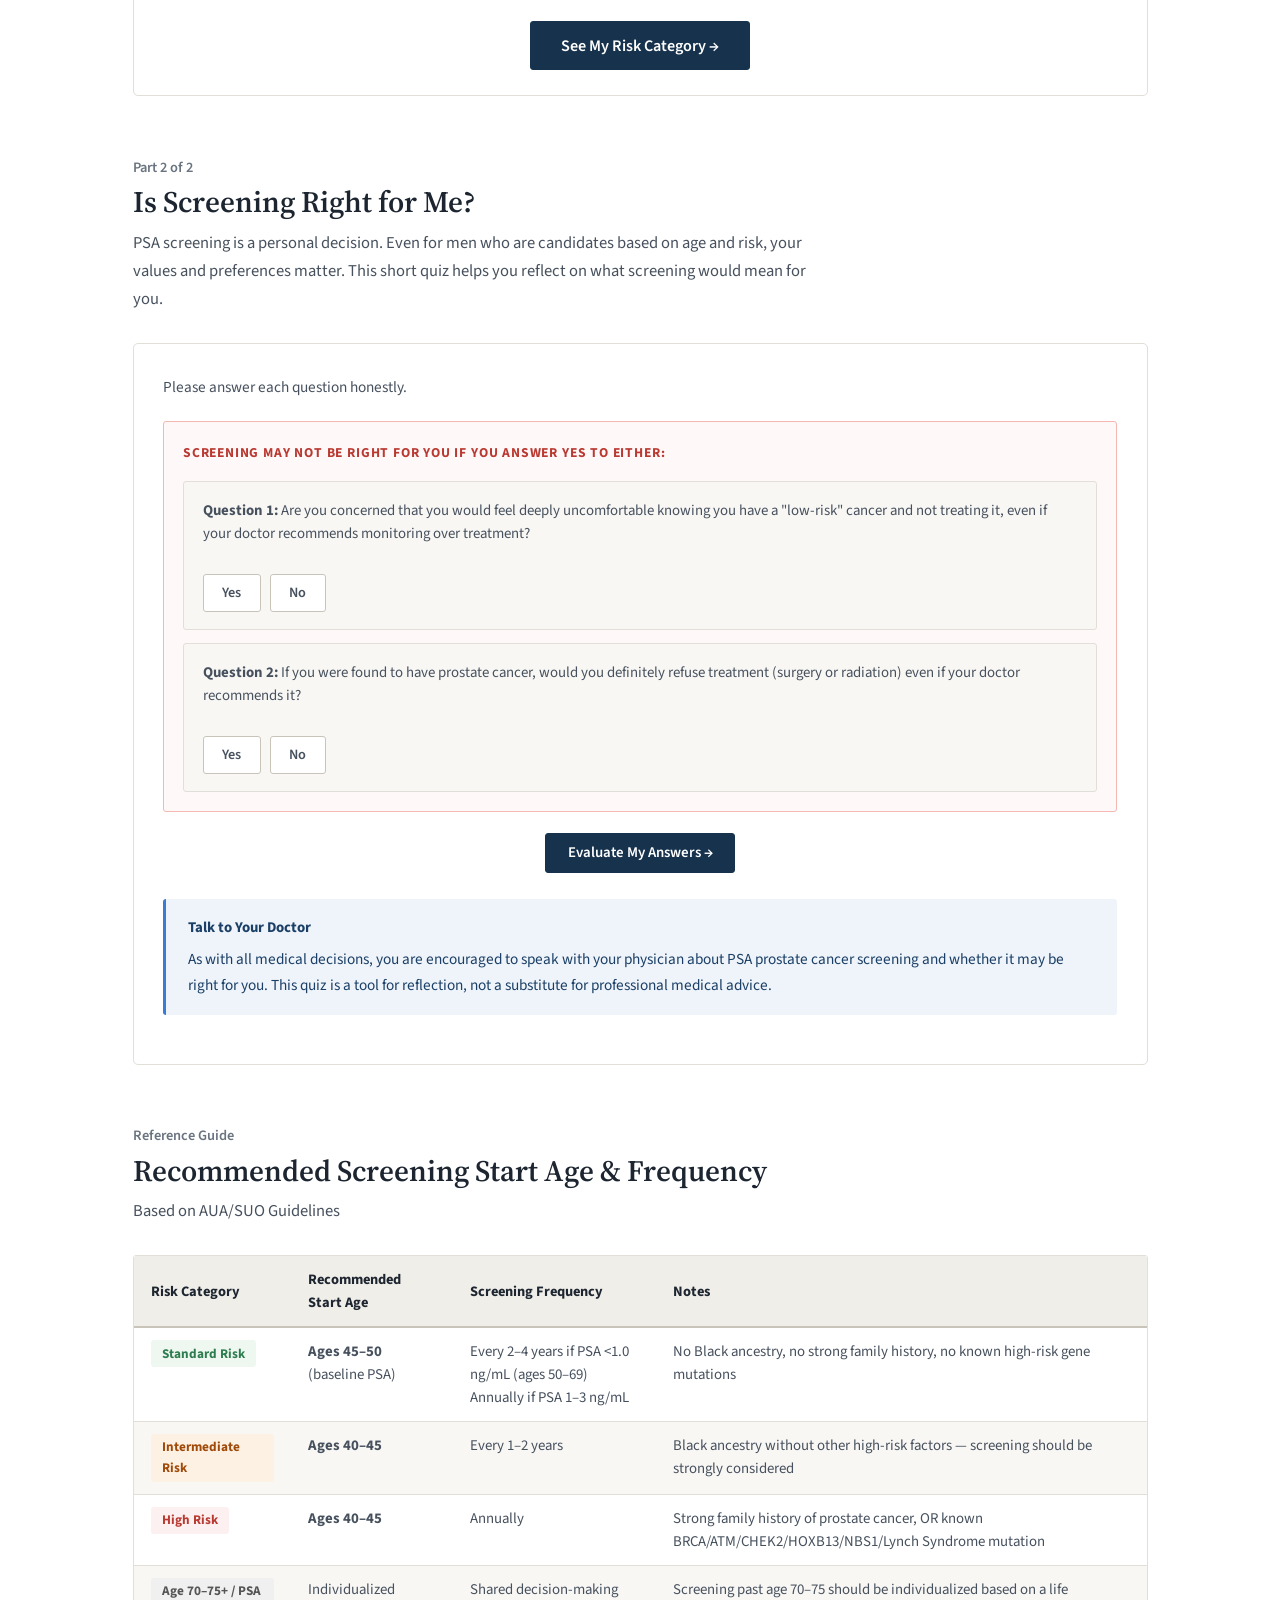
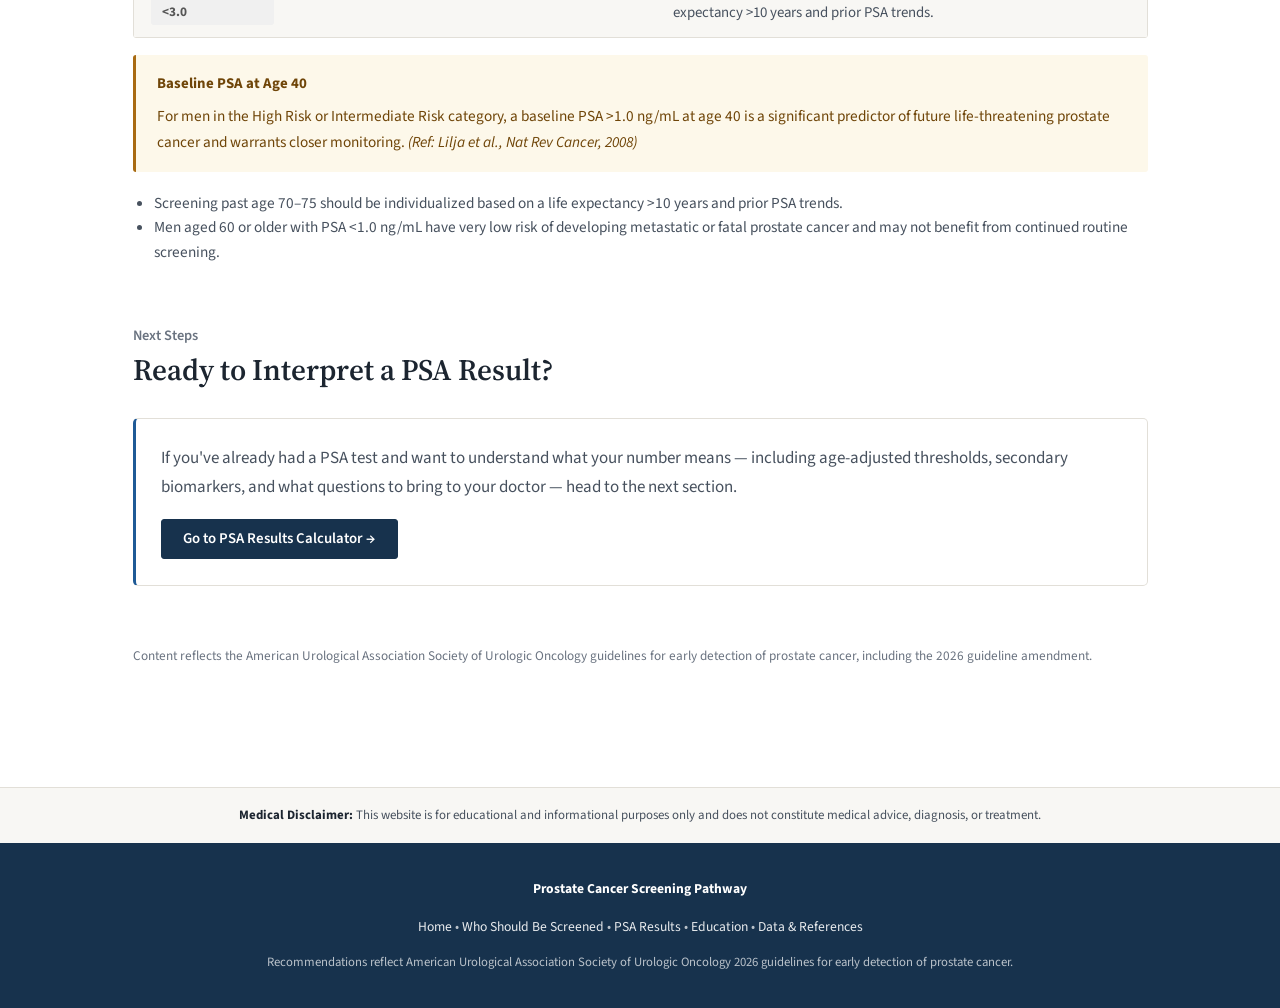
<file: screening.html>
<!DOCTYPE html>
<html lang="en">
<head>
  <meta charset="UTF-8" />
  <link rel="icon" type="image/svg+xml" href="favicon.svg" />
  <meta name="viewport" content="width=device-width, initial-scale=1.0" />
  <title>Who Should Be Screened — Prostate Cancer Screening Pathway</title>
  <meta name="description" content="Determine if PSA screening is right for you. Complete a risk stratification questionnaire and take the PSA self-assessment quiz." />
  <link rel="preconnect" href="https://fonts.googleapis.com" />
  <link rel="preconnect" href="https://fonts.gstatic.com" crossorigin />
  <link rel="stylesheet" href="https://fonts.googleapis.com/css2?family=Source+Sans+3:wght@400;500;600;700&amp;family=Source+Serif+4:wght@600;700&amp;display=swap" />
  <link rel="stylesheet" href="css/styles.css" />
</head>
<body>

<!-- =================== NAVIGATION =================== -->
<nav class="site-nav" role="navigation" aria-label="Main navigation">
  <div class="nav-inner">
    <a class="nav-logo" href="index.html" aria-label="Prostate Cancer Screening Pathway, home">
      <img class="nav-logo-icon" src="favicon.svg" alt="" width="28" height="28" />
      <span class="nav-logo-text">Prostate Cancer Screening Pathway<span class="nav-logo-sub">Patient Information Resource</span></span>
    </a>
    <ul class="nav-links" role="list">
      <li><a href="index.html">Home</a></li>
      <li><a href="screening.html">Who Should Be Screened</a></li>
      <li><a href="results.html">Understand Your PSA</a></li>
      <li><a href="education.html">Further Education</a></li>
      <li><a href="data.html">What the Data Says</a></li>
    </ul>
    <button class="nav-hamburger" id="nav-hamburger" aria-label="Open menu" aria-expanded="false" aria-controls="mobile-menu">
      <span></span><span></span><span></span>
    </button>
  </div>
</nav>
<div class="mobile-menu" id="mobile-menu" role="dialog" aria-label="Navigation menu">
  <ul role="list">
    <li><a href="index.html">Home</a></li>
    <li><a href="screening.html">Who Should Be Screened</a></li>
    <li><a href="results.html">Understand Your PSA</a></li>
    <li><a href="education.html">Further Education</a></li>
    <li><a href="data.html">What the Data Says</a></li>
  </ul>
</div>

<!-- =================== PAGE HEADER =================== -->
<header class="hero hero-sub">
  <div class="hero-badge">Step 1 of Your Pathway</div>
  <h1>Who Should Be Screened?</h1>
  <p>Answer a few questions to find out your risk category, when you should start screening, and how often to be tested. No PSA result required for this section.</p>
</header>

<main class="page-wrap" id="main-content">

  <!-- ========== RISK STRATIFICATION QUESTIONNAIRE ========== -->
  <section class="section">
    <div class="section-title">
      <span class="tag">Part 1 of 2</span>
      <h2>Risk Stratification Questionnaire</h2>
      <p>Your baseline risk determines the recommended age to begin screening and how frequently you should be tested. Answer each question honestly — there are no wrong answers.</p>
    </div>

    <div class="card">
      <form id="risk-form" novalidate>

        <!-- Age -->
        <div class="form-group">
          <label class="form-label" for="age">What is your current age?</label>
          <input type="number" id="age" name="age" class="form-input" placeholder="e.g. 52" min="30" max="100" inputmode="numeric" style="max-width:160px;" />
          <span class="form-hint">Enter a whole number between 30 and 100.</span>
        </div>

        <!-- Ancestry -->
        <div class="form-group">
          <label class="form-label">Do you identify as Black or of African descent?</label>
          <p style="font-size:0.825rem;color:var(--text-light);margin-bottom:0.5rem;">Men of Black ancestry have a statistically higher risk of prostate cancer and are more likely to develop aggressive disease at a younger age. This information helps determine the appropriate screening timeline for you.</p>
          <div class="checkbox-group">
            <label class="checkbox-item">
              <input type="radio" name="black-ancestry" value="yes" />
              <span>Yes, I identify as Black or of African descent</span>
            </label>
            <label class="checkbox-item">
              <input type="radio" name="black-ancestry" value="no" />
              <span>No</span>
            </label>
            <label class="checkbox-item">
              <input type="radio" name="black-ancestry" value="unsure" />
              <span>Unsure / Prefer not to say</span>
            </label>
          </div>
        </div>

        <!-- Family History of Prostate Cancer -->
        <div class="form-group">
          <label class="form-label">Do you have a family history of prostate cancer?</label>
          <div class="checkbox-group">
            <label class="checkbox-item">
              <input type="radio" name="family-hx" value="strong" id="fhx-strong" />
              <span><strong>Yes — strong family history:</strong> One or more first-degree relatives (father, brother, or son) diagnosed with prostate cancer before age 60, OR two or more relatives on the same side of the family diagnosed at any age</span>
            </label>
            <label class="checkbox-item">
              <input type="radio" name="family-hx" value="limited" />
              <span><strong>Yes — limited family history:</strong> A relative was diagnosed but it does not meet the above criteria</span>
            </label>
            <label class="checkbox-item">
              <input type="radio" name="family-hx" value="no" />
              <span><strong>No</strong> — no known family history of prostate cancer</span>
            </label>
            <label class="checkbox-item">
              <input type="radio" name="family-hx" value="unknown" />
              <span>I don't know my family history</span>
            </label>
          </div>
        </div>

        <!-- Grouped: Genetic Risk Factors -->
        <div class="form-group" style="background:#f8f9fa;border:1px solid var(--border);border-radius:var(--radius-sm);padding:1rem;">
          <p style="font-size:0.8rem;font-weight:700;text-transform:uppercase;letter-spacing:0.06em;color:var(--text-light);margin-bottom:0.85rem;">Genetic Risk Factors</p>

          <!-- Breast/Ovarian Cancer Family History -->
          <div style="margin-bottom:1rem;">
            <label class="form-label" style="font-size:0.875rem;">Is there a personal or family history of breast or ovarian cancer, especially at a young age?</label>
            <p style="font-size:0.8rem;color:var(--text-light);margin-bottom:0.4rem;">Families carrying BRCA1 or BRCA2 mutations can have increased risk of prostate cancer as well as breast and ovarian cancer.</p>
            <div class="checkbox-group">
              <label class="checkbox-item">
                <input type="radio" name="brca-hx" value="yes" />
                <span>Yes</span>
              </label>
              <label class="checkbox-item">
                <input type="radio" name="brca-hx" value="no" />
                <span>No</span>
              </label>
              <label class="checkbox-item">
                <input type="radio" name="brca-hx" value="unknown" />
                <span>Unknown</span>
              </label>
            </div>
          </div>

          <!-- Known Gene Mutations (Yes/No) -->
          <div>
            <label class="form-label" style="font-size:0.875rem;">Have you or any close family member been found to carry any of the following high-risk gene mutations: BRCA, ATM, CHEK2, HOXB13, NBS1, or Lynch Syndrome?</label>
            <div class="checkbox-group" style="margin-top:0.4rem;">
              <label class="checkbox-item">
                <input type="radio" name="mutation-yn" value="yes" id="mut-yes" />
                <span>Yes</span>
              </label>
              <label class="checkbox-item">
                <input type="radio" name="mutation-yn" value="no" id="mut-no" />
                <span>No / Not tested</span>
              </label>
            </div>
          </div>
        </div>

        <div class="text-center mt-3">
          <button type="button" class="btn btn-primary btn-lg" id="stratify-btn" onclick="runStratification()">
            See My Risk Category →
          </button>
        </div>
      </form>

      <!-- RESULTS OUTPUT -->
      <div id="strat-result" class="hidden mt-4" role="region" aria-live="polite" aria-label="Risk stratification results">
        <div style="border-top:2px solid var(--border);padding-top:1.5rem;">
          <h3 style="margin-bottom:1rem;">Your Risk Stratification Result</h3>
          <div id="strat-output"></div>
        </div>
      </div>
    </div>
  </section>

  <!-- ========== PSA SELF-ASSESSMENT QUIZ ========== -->
  <section class="section" id="quiz-section">
    <div class="section-title">
      <span class="tag">Part 2 of 2</span>
      <h2>Is Screening Right for Me?</h2>
      <p>PSA screening is a personal decision. Even for men who are candidates based on age and risk, your values and preferences matter. This short quiz helps you reflect on what screening would mean for you.</p>
    </div>

    <div class="quiz-card">
      <p style="font-size:0.9rem;color:var(--text-mid);margin-bottom:1.25rem;">Please answer each question honestly.</p>

      <div style="background:#fff8f8;border:1px solid #f5b7b1;border-radius:var(--radius-sm);padding:1.1rem;margin-bottom:1.25rem;">
        <p style="font-size:0.8rem;font-weight:700;color:var(--red);text-transform:uppercase;letter-spacing:0.06em;margin-bottom:1rem;">Screening may not be right for you if you answer YES to either:</p>

        <!-- Q1 Yes/No -->
        <div class="quiz-q" style="margin-bottom:0.75rem;">
          <p class="quiz-q-text"><strong>Question 1:</strong> Are you concerned that you would feel deeply uncomfortable knowing you have a "low-risk" cancer and not treating it, even if your doctor recommends monitoring over treatment?</p>
          <div style="display:flex;gap:0.5rem;margin-top:0.25rem;">
            <button type="button" class="yn-btn" id="q1-yes" onclick="selectYN('q1','yes')">Yes</button>
            <button type="button" class="yn-btn" id="q1-no" onclick="selectYN('q1','no')">No</button>
          </div>
        </div>

        <!-- Q2 Yes/No -->
        <div class="quiz-q" style="margin-bottom:0;">
          <p class="quiz-q-text"><strong>Question 2:</strong> If you were found to have prostate cancer, would you definitely refuse treatment (surgery or radiation) even if your doctor recommends it?</p>
          <div style="display:flex;gap:0.5rem;margin-top:0.25rem;">
            <button type="button" class="yn-btn" id="q2-yes" onclick="selectYN('q2','yes')">Yes</button>
            <button type="button" class="yn-btn" id="q2-no" onclick="selectYN('q2','no')">No</button>
          </div>
        </div>
      </div>

      <!-- Quiz Action -->
      <div class="text-center">
        <button type="button" class="btn btn-primary" onclick="evaluateQuiz()">Evaluate My Answers →</button>
      </div>

      <!-- Quiz Result -->
      <div id="quiz-result" class="quiz-result alert" style="display:none;margin-top:1.25rem;"></div>

      <!-- Always consult doctor note -->
      <div class="alert alert-info mt-3" style="border-left-color:#3a7bd5;">
        <div class="alert-title">Talk to Your Doctor</div>
        <p>As with all medical decisions, you are encouraged to speak with your physician about PSA prostate cancer screening and whether it may be right for you. This quiz is a tool for reflection, not a substitute for professional medical advice.</p>
      </div>
    </div>
  </section>

  <!-- ========== SCREENING START AGE TABLE ========== -->
  <section class="section">
    <div class="section-title">
      <span class="tag">Reference Guide</span>
      <h2>Recommended Screening Start Age &amp; Frequency</h2>
      <p>Based on AUA/SUO Guidelines</p>
    </div>

    <div class="table-wrap card" style="padding:0;overflow-x:auto;overflow-y:hidden;">
      <table>
        <thead>
          <tr>
            <th>Risk Category</th>
            <th>Recommended Start Age</th>
            <th>Screening Frequency</th>
            <th>Notes</th>
          </tr>
        </thead>
        <tbody>
          <tr>
            <td><span class="risk-chip green">Standard Risk</span></td>
            <td><strong>Ages 45–50</strong> (baseline PSA)</td>
            <td>Every 2–4 years if PSA &lt;1.0 ng/mL (ages 50–69)<br/>Annually if PSA 1–3 ng/mL</td>
            <td>No Black ancestry, no strong family history, no known high-risk gene mutations</td>
          </tr>
          <tr>
            <td><span class="risk-chip orange">Intermediate Risk</span></td>
            <td><strong>Ages 40–45</strong></td>
            <td>Every 1–2 years</td>
            <td>Black ancestry without other high-risk factors — screening should be strongly considered</td>
          </tr>
          <tr>
            <td><span class="risk-chip red">High Risk</span></td>
            <td><strong>Ages 40–45</strong></td>
            <td>Annually</td>
            <td>Strong family history of prostate cancer, OR known BRCA/ATM/CHEK2/HOXB13/NBS1/Lynch Syndrome mutation</td>
          </tr>
          <tr>
            <td><span class="risk-chip" style="background:#f0f0f0;color:#555;">Age 70–75+ / PSA &lt;3.0</span></td>
            <td>Individualized</td>
            <td>Shared decision-making</td>
            <td>Screening past age 70–75 should be individualized based on a life expectancy &gt;10 years and prior PSA trends.</td>
          </tr>
        </tbody>
      </table>
    </div>

    <div class="alert alert-warning mt-2">
      <div class="alert-title">Baseline PSA at Age 40</div>
      <p>For men in the High Risk or Intermediate Risk category, a baseline PSA &gt;1.0 ng/mL at age 40 is a significant predictor of future life-threatening prostate cancer and warrants closer monitoring. <em>(Ref: Lilja et al., Nat Rev Cancer, 2008)</em></p>
    </div>

    <ul style="margin-top:1rem;padding-left:1.25rem;font-size:0.9rem;color:var(--text-mid);">
      <li>Screening past age 70–75 should be individualized based on a life expectancy &gt;10 years and prior PSA trends.</li>
      <li>Men aged 60 or older with PSA &lt;1.0 ng/mL have very low risk of developing metastatic or fatal prostate cancer and may not benefit from continued routine screening.</li>
    </ul>
  </section>

  <!-- ========== NEXT STEPS ========== -->
  <section class="section">
    <div class="section-title">
      <span class="tag">Next Steps</span>
      <h2>Ready to Interpret a PSA Result?</h2>
    </div>
    <div class="card" style="border-left:3px solid var(--accent);">
      <p>If you've already had a PSA test and want to understand what your number means — including age-adjusted thresholds, secondary biomarkers, and what questions to bring to your doctor — head to the next section.</p>
      <div class="mt-2">
        <a href="results.html" class="btn btn-primary">Go to PSA Results Calculator →</a>
      </div>
    </div>
  </section>

  <!-- AUA Guideline Note -->
  <p style="font-size:0.78rem;color:var(--text-light);margin-top:1rem;">Content reflects the American Urological Association Society of Urologic Oncology guidelines for early detection of prostate cancer, including the 2026 guideline amendment.</p>

</main>

<div class="disclaimer-bar">
  <strong>Medical Disclaimer:</strong> This website is for educational and informational purposes only and does not constitute medical advice, diagnosis, or treatment.
</div>

<footer class="site-footer">
  <p><strong style="color:#fff;">Prostate Cancer Screening Pathway</strong></p>
  <p style="margin-top:0.5rem;">
    <a href="index.html">Home</a> &bull;
    <a href="screening.html">Who Should Be Screened</a> &bull;
    <a href="results.html">PSA Results</a> &bull;
    <a href="education.html">Education</a> &bull;
    <a href="data.html">Data &amp; References</a>
  </p>
  <p style="margin-top:0.75rem;font-size:0.75rem;">Recommendations reflect American Urological Association Society of Urologic Oncology 2026 guidelines for early detection of prostate cancer.</p>
</footer>

<script src="js/nav.js"></script>
<script>
/* ---- Yes/No Button Logic ---- */
var quizAnswers = { q1: null, q2: null };

function selectYN(q, val) {
  // Toggle off if already selected
  if (quizAnswers[q] === val) {
    quizAnswers[q] = null;
    document.getElementById(q + '-yes').className = 'yn-btn';
    document.getElementById(q + '-no').className = 'yn-btn';
    return;
  }
  quizAnswers[q] = val;
  var yBtn = document.getElementById(q + '-yes');
  var nBtn = document.getElementById(q + '-no');
  yBtn.className = 'yn-btn' + (val === 'yes' ? ' selected-yes' : '');
  nBtn.className = 'yn-btn' + (val === 'no' ? ' selected-no' : '');
}

/* ---- Risk Stratification Logic ---- */
function runStratification() {
  var age = parseInt(document.getElementById('age').value, 10);
  var blackAncestry = document.querySelector('input[name="black-ancestry"]:checked');
  var familyHx = document.querySelector('input[name="family-hx"]:checked');
  var brcaHx = document.querySelector('input[name="brca-hx"]:checked');
  var mutationYN = document.querySelector('input[name="mutation-yn"]:checked');

  if (!age || age < 30 || age > 100) {
    alert('Please enter a valid age between 30 and 100.');
    document.getElementById('age').focus();
    return;
  }
  if (!blackAncestry || !familyHx) {
    alert('Please answer all questions before continuing.');
    return;
  }

  var isBlack = blackAncestry.value === 'yes';
  var hasStrongFHx = familyHx.value === 'strong';
  var hasBrcaFHx = brcaHx && brcaHx.value === 'yes';
  var hasMutation = mutationYN && mutationYN.value === 'yes';

  // Three-tier risk logic
  // High: strong family history of prostate cancer OR known mutation
  // Intermediate: Black ancestry only (no other high-risk factors)
  // Standard: none of the above
  var riskTier;
  var highRiskReasons = [];
  var intermediateReasons = [];

  if (hasStrongFHx) {
    riskTier = 'high';
    highRiskReasons.push('Strong family history of prostate cancer (first-degree relative diagnosed before age 60, or ≥2 relatives on the same side)');
  }
  if (hasMutation) {
    riskTier = 'high';
    highRiskReasons.push('Known high-risk gene mutation (BRCA, ATM, CHEK2, HOXB13, NBS1, or Lynch Syndrome)');
  }
  if (isBlack) {
    if (riskTier === 'high') {
      // Black + other factors = still High
      highRiskReasons.push('Black or African descent ancestry');
    } else {
      riskTier = 'intermediate';
      intermediateReasons.push('Black or African descent ancestry');
    }
  }
  if (!riskTier) riskTier = 'standard';

  if (hasBrcaFHx && riskTier !== 'high') {
    highRiskReasons.push('Family history of breast or ovarian cancer — discuss genetic counseling with your physician');
  }

  // Frequency / start age
  // Routine screening covers ages up to 69. From age 70 the guideline calls for an individualized decision.
  var isOlder = age >= 70;
  var startAge = riskTier === 'standard' ? '45–50' : '40–45';
  var frequency = isOlder
    ? 'Individualized at age 70 and older. Decide with your doctor.'
    : riskTier === 'high'
    ? 'Annually'
    : riskTier === 'intermediate'
    ? 'Every 1–2 years'
    : 'Every 2–4 years if PSA &lt;1.0 ng/mL (ages 50–69); annually if PSA 1–3 ng/mL';

  // Colors
  var tierColor = riskTier === 'high' ? 'var(--red)' : riskTier === 'intermediate' ? '#b85b00' : 'var(--green)';
  var tierLabel = riskTier === 'high' ? 'HIGH RISK' : riskTier === 'intermediate' ? 'INTERMEDIATE RISK' : 'STANDARD RISK';

  var html = '';

  html += '<div style="display:flex;align-items:center;gap:0.75rem;margin-bottom:1rem;">';
  html += '<span class="tier-dot" style="background:' + tierColor + ';" aria-hidden="true"></span>';
  html += '<div><div style="font-size:0.75rem;font-weight:700;text-transform:uppercase;letter-spacing:0.06em;color:var(--text-light);margin-bottom:0.25rem;">Your Risk Category</div>';
  html += '<div style="font-size:1.75rem;font-weight:800;color:' + tierColor + ';">' + tierLabel + '</div></div>';
  html += '</div>';

  if (riskTier === 'intermediate') {
    html += '<div class="alert" style="background:#fff3e0;border-left:3px solid #b85b00;color:#7a3800;"><div class="alert-title">Intermediate Risk Identified</div><ul style="margin:0.5rem 0 0 1rem;padding:0;">';
    intermediateReasons.forEach(function(r) { html += '<li style="margin-bottom:0.25rem;color:inherit;">' + r + '</li>'; });
    html += '</ul><p style="margin-top:0.5rem;font-size:0.875rem;">Black men have a significantly higher risk of prostate cancer and are more likely to develop aggressive disease. Screening starting at age 40–45 is strongly recommended.</p></div>';
  }

  if (riskTier === 'high' && highRiskReasons.length > 0) {
    html += '<div class="alert alert-danger"><div class="alert-title">High-Risk Factors Identified</div><ul style="margin:0.5rem 0 0 1rem;padding:0;">';
    highRiskReasons.forEach(function(r) { html += '<li style="margin-bottom:0.25rem;color:inherit;">' + r + '</li>'; });
    html += '</ul></div>';
  }

  if (hasBrcaFHx && riskTier !== 'high') {
    html += '<div class="alert alert-warning"><div class="alert-title">Family History of Breast/Ovarian Cancer</div><p>A family history of breast or ovarian cancer may indicate BRCA-related risk. Discuss genetic counseling with your physician — this may upgrade your risk category.</p></div>';
  }

  html += '<div class="grid-2" style="gap:1rem;margin:1rem 0;">';
  html += '<div class="card" style="border-left:3px solid ' + tierColor + ';padding:1.25rem;">';
  html += '<div style="font-size:0.75rem;font-weight:700;text-transform:uppercase;color:var(--text-light);margin-bottom:0.4rem;">Recommended Start Age</div>';
  html += '<div style="font-size:1.5rem;font-weight:800;color:var(--text);">' + startAge + '</div>';
  html += '</div>';
  html += '<div class="card" style="border-left:3px solid #3a7bd5;padding:1.25rem;">';
  html += '<div style="font-size:0.75rem;font-weight:700;text-transform:uppercase;color:var(--text-light);margin-bottom:0.4rem;">Screening Frequency</div>';
  html += '<div style="font-size:0.9rem;font-weight:600;color:var(--text);">' + frequency + '</div>';
  html += '</div>';
  html += '</div>';

  // Age context
  var startAgeNum = parseInt(startAge.split('–')[0], 10);
  if (age < startAgeNum) {
    html += '<div class="alert alert-success"><div class="alert-title">Not Yet Time to Screen</div><p>You are younger than the recommended starting age for your risk category. Continue healthy habits and discuss with your doctor when to begin baseline PSA testing.</p></div>';
  } else if (isOlder) {
    html += '<div class="alert alert-warning"><div class="alert-title">Screening at Age 70 and Older Is an Individual Decision</div><p>At age ' + age + ', you are past the age range (up to 69) for routine PSA screening. Screening at 70 and older depends on your overall health, a life expectancy of more than 10 years, and your earlier PSA results.' + (riskTier !== 'standard' ? ' Your risk factors are part of that decision.' : '') + '</p><p>Men aged 60 or older with a PSA below 1.0 ng/mL have a very low risk of metastatic or fatal prostate cancer and may not benefit from more testing.</p></div>';
  } else {
    html += '<div class="alert alert-info"><div class="alert-title">What to Do Next</div><p>Based on your age (' + age + ') and risk category, you are in the recommended screening window. Ask your doctor about scheduling a PSA blood test. Complete the PSA Self-Assessment Quiz below to further reflect on whether screening aligns with your personal values.</p></div>';
  }

  html += '<div class="card" style="border-left:3px solid var(--accent);"><div style="font-size:0.875rem;font-weight:700;margin-bottom:0.5rem;">Questions to Bring to Your Doctor</div>';
  html += '<ul style="margin:0;padding-left:1.25rem;font-size:0.875rem;color:var(--text-mid);">';
  if (isOlder) {
    html += '<li style="margin-bottom:0.3rem;">"Given my age and overall health, does PSA screening still make sense for me?"</li>';
    html += '<li style="margin-bottom:0.3rem;">"What do my earlier PSA results tell you about my risk?"</li>';
    if (riskTier !== 'standard') html += '<li style="margin-bottom:0.3rem;">"How do my risk factors change that decision?"</li>';
  } else if (riskTier === 'high' || riskTier === 'intermediate') {
    html += '<li style="margin-bottom:0.3rem;">"Given my risk factors, when should I start screening and how often?"</li>';
    html += '<li style="margin-bottom:0.3rem;">"Should I consider genetic counseling given my family history?"</li>';
  } else {
    html += '<li style="margin-bottom:0.3rem;">"Should I have a baseline PSA test now?"</li>';
    html += '<li style="margin-bottom:0.3rem;">"How often would you recommend I be screened?"</li>';
  }
  html += '<li style="margin-bottom:0.3rem;">"What would an elevated PSA result mean for me specifically?"</li>';
  html += '<li>"What are the benefits and potential harms of PSA screening for someone like me?"</li>';
  html += '</ul></div>';

  document.getElementById('strat-output').innerHTML = html;
  document.getElementById('strat-result').classList.remove('hidden');
  document.getElementById('strat-result').scrollIntoView({behavior:'smooth', block:'start'});
}

/* ---- Quiz Logic ---- */
function evaluateQuiz() {
  var q1 = quizAnswers.q1;
  var q2 = quizAnswers.q2;

  var resultEl = document.getElementById('quiz-result');
  var html = '';

  if (!q1 || !q2) {
    resultEl.className = 'quiz-result alert alert-warning';
    resultEl.innerHTML = '<div class="alert-title">Please Answer Both Questions First</div><p>Select Yes or No for each question above to see your personalized reflection.</p>';
    resultEl.style.display = 'block';
    return;
  }

  if (q1 === 'yes' || q2 === 'yes') {
    html = '<div class="alert-title">Screening May Not Be Right for You At This Time</div>';
    if (q1 === 'yes') {
      html += '<p>You indicated concern about living with a low-risk cancer that does not require immediate treatment. This feeling is very common and valid. "Active surveillance" — monitoring a slow-growing cancer without immediately treating it — can cause significant anxiety for some men, even though it is a guideline-endorsed approach for low-risk disease.</p>';
    }
    if (q2 === 'yes') {
      html += '<p>You indicated that you would decline treatment if prostate cancer were found. If screening results would not change your course of action, the potential harms of screening (biopsy, overdiagnosis, anxiety) may outweigh the benefits for you.</p>';
    }
    html += '<p><strong>If you answered Yes to EITHER question above — Screening may not be right for you at this time. These concerns are worth discussing openly with your physician before making a decision.</strong></p>';
    resultEl.className = 'quiz-result alert alert-warning';
  } else if (q1 === 'no' && q2 === 'no') {
    html = '<div class="alert-title">Screening May Be Right for You</div>';
    html += '<p>Based on your answers, PSA screening aligns with your values and preferences. If you meet the age and risk criteria (see the table below), talk to your doctor about when to begin or continue regular PSA testing.</p>';
    html += '<a href="results.html" class="btn btn-green" style="margin-top:0.75rem;">Go to PSA Results Calculator →</a>';
    resultEl.className = 'quiz-result alert alert-success';
  } else {
    html = '<div class="alert-title">Continue Reflecting</div>';
    html += '<p>Please answer both questions to see your personalized result.</p>';
    resultEl.className = 'quiz-result alert alert-info';
  }

  resultEl.innerHTML = html;
  resultEl.style.display = 'block';
  resultEl.scrollIntoView({behavior:'smooth', block:'nearest'});
}
</script>
</body>
</html>
</file>
<file: css/styles.css>
/* =====================================================
   Prostate Cancer Screening Pathway — Stylesheet
   ===================================================== */

/* --- Design Tokens --- */
:root {
  --primary:        #17324d;
  --primary-mid:    #21476b;
  --accent:         #1f5a96;
  --accent-hover:   #18497b;
  --accent-light:   #eef4fa;
  --secondary:      #1f5a96;
  --green:          #2e7d4f;
  --green-light:    #eff7f1;
  --yellow:         #a86a12;
  --yellow-light:   #fdf8ea;
  --red:            #b93a32;
  --red-light:      #fcf1f0;
  --blue:           #1f5a96;
  --blue-light:     #eef4fa;
  --bg:             #ffffff;
  --bg-subtle:      #f8f7f4;
  --bg-muted:       #f0eee9;
  --card:           #ffffff;
  --text:           #1c2530;
  --text-mid:       #47515e;
  --text-light:     #6a7380;
  --border:         #e2dfd8;
  --border-mid:     #c8c4ba;
  --radius-sm:      3px;
  --radius:         5px;
  --radius-lg:      8px;
  --shadow-xs:      0 1px 2px rgba(0,0,0,0.04);
  --shadow-sm:      0 1px 3px rgba(0,0,0,0.08);
  --shadow:         0 2px 6px rgba(0,0,0,0.08);
  --shadow-md:      0 4px 12px rgba(0,0,0,0.08);
  --shadow-lg:      0 10px 24px rgba(0,0,0,0.10);
  --nav-height:     64px;
  --max-width:      1100px;
  --gutter:         1.5rem;
  --transition:     0.15s ease;
  --font-body:      'Source Sans 3', 'Segoe UI', -apple-system, BlinkMacSystemFont, 'Helvetica Neue', Arial, sans-serif;
  --font-head:      'Source Serif 4', Georgia, 'Times New Roman', serif;
}

/* --- Reset --- */
*, *::before, *::after { box-sizing: border-box; margin: 0; padding: 0; }
html { scroll-behavior: smooth; font-size: 17px; -webkit-font-smoothing: antialiased; scroll-padding-top: calc(var(--nav-height) + 1rem); }

body {
  font-family: var(--font-body);
  background: var(--bg);
  color: var(--text);
  line-height: 1.6;
  min-height: 100vh;
}

img { max-width: 100%; height: auto; display: block; }
a { color: var(--accent); text-decoration: none; }
a:hover { text-decoration: underline; }
:focus-visible { outline: 2px solid var(--accent); outline-offset: 2px; }

/* --- Typography --- */
h1, h2, h3, h4, h5 {
  font-weight: 700;
  line-height: 1.25;
  color: var(--text);
}
h1, h2 { font-family: var(--font-head); font-weight: 600; }
h1 { font-size: clamp(1.75rem, 4.5vw, 2.5rem); line-height: 1.15; }
h2 { font-size: clamp(1.3rem, 3vw, 1.75rem); }
h3 { font-size: clamp(1.05rem, 2.2vw, 1.15rem); }
h4 { font-size: 0.95rem; }
p { margin-bottom: 0.85rem; color: var(--text-mid); line-height: 1.7; }
p:last-child { margin-bottom: 0; }

/* =====================================================
   NAVIGATION
   ===================================================== */
.site-nav {
  position: sticky;
  top: 0;
  z-index: 100;
  background: #fff;
  border-bottom: 1px solid var(--border);
  height: var(--nav-height);
  display: flex;
  align-items: center;
}

.nav-inner {
  max-width: var(--max-width);
  margin: 0 auto;
  padding: 0 var(--gutter);
  display: flex;
  align-items: center;
  justify-content: space-between;
  width: 100%;
  gap: 1.5rem;
}

.nav-logo {
  display: flex;
  align-items: center;
  gap: 0.6rem;
  text-decoration: none;
  flex-shrink: 0;
}
.nav-logo:hover { text-decoration: none; }

.nav-logo-icon {
  width: 28px;
  height: 28px;
  flex-shrink: 0;
}

.nav-logo-text {
  font-size: 0.9rem;
  font-weight: 700;
  color: var(--text);
  line-height: 1.2;
}

.nav-logo-sub {
  font-size: 0.7rem;
  color: var(--text-light);
  font-weight: 400;
  display: block;
}

.nav-links {
  display: none;
  list-style: none;
  gap: 0;
  align-items: center;
}

.nav-links a {
  color: var(--text-mid);
  text-decoration: none;
  font-size: 0.84rem;
  font-weight: 500;
  padding: 0.45rem 0.8rem;
  border-radius: var(--radius-sm);
  transition: color var(--transition), background var(--transition);
  white-space: nowrap;
  display: block;
}

.nav-links a:hover {
  color: var(--text);
  background: var(--bg-muted);
  text-decoration: none;
}

.nav-links a.active {
  color: var(--text);
  background: none;
  font-weight: 600;
  box-shadow: inset 0 -2px 0 var(--accent);
  border-radius: 0;
}

.nav-hamburger {
  background: none;
  border: 1px solid var(--border-mid);
  border-radius: var(--radius-sm);
  color: var(--text);
  width: 38px;
  height: 38px;
  display: flex;
  flex-direction: column;
  align-items: center;
  justify-content: center;
  gap: 5px;
  cursor: pointer;
  padding: 0;
  transition: border-color var(--transition), background var(--transition);
}

.nav-hamburger:hover { background: var(--bg-muted); border-color: var(--border-mid); }

.nav-hamburger span {
  display: block;
  width: 16px;
  height: 1.5px;
  background: var(--text-mid);
  border-radius: 2px;
  transition: var(--transition);
}

.nav-hamburger.open span:nth-child(1) { transform: rotate(45deg) translate(4.5px, 4.5px); }
.nav-hamburger.open span:nth-child(2) { opacity: 0; }
.nav-hamburger.open span:nth-child(3) { transform: rotate(-45deg) translate(4.5px, -4.5px); }

.mobile-menu {
  display: none;
  position: fixed;
  top: var(--nav-height);
  left: 0; right: 0;
  background: #fff;
  z-index: 99;
  padding: 0.5rem 1rem 1rem;
  border-bottom: 1px solid var(--border);
  box-shadow: var(--shadow-lg);
}

.mobile-menu.open { display: block; }

.mobile-menu ul { list-style: none; display: flex; flex-direction: column; gap: 2px; }

.mobile-menu a {
  display: block;
  color: var(--text-mid);
  text-decoration: none;
  font-size: 0.9rem;
  font-weight: 500;
  padding: 0.65rem 0.9rem;
  border-radius: var(--radius-sm);
  transition: background var(--transition);
}

.mobile-menu a:hover,
.mobile-menu a.active {
  background: var(--bg-muted);
  color: var(--text);
}

@media (min-width: 960px) {
  .nav-links { display: flex; }
  .nav-hamburger { display: none; }
}

/* =====================================================
   LAYOUT
   ===================================================== */
.page-wrap {
  max-width: var(--max-width);
  margin: 0 auto;
  padding: 2.5rem var(--gutter) 5rem;
}

.section { margin-bottom: 3rem; }

.grid-2 {
  display: grid;
  grid-template-columns: 1fr;
  gap: 1.25rem;
}

@media (min-width: 600px) {
  .grid-2 { grid-template-columns: 1fr 1fr; }
}

.grid-3 {
  display: grid;
  grid-template-columns: 1fr;
  gap: 1.1rem;
}

@media (min-width: 600px) {
  .grid-3 { grid-template-columns: 1fr 1fr; }
}

@media (min-width: 900px) {
  .grid-3 { grid-template-columns: 1fr 1fr 1fr; }
}

/* =====================================================
   CARDS
   ===================================================== */
.card {
  background: var(--card);
  border-radius: var(--radius);
  padding: 1.5rem;
  border: 1px solid var(--border);
}

.card-header {
  display: flex;
  align-items: center;
  gap: 0.75rem;
  margin-bottom: 1rem;
  padding-bottom: 0.85rem;
  border-bottom: 1px solid var(--border);
}

.card-icon {
  width: 40px;
  height: 40px;
  border-radius: var(--radius-sm);
  background: var(--bg-muted);
  display: flex;
  align-items: center;
  justify-content: center;
  font-size: 1.15rem;
  flex-shrink: 0;
}

/* =====================================================
   HERO
   ===================================================== */
.hero {
  background: var(--primary);
  color: #fff;
  padding-top: 3.25rem;
  padding-bottom: 3.5rem;
  padding-left: max(var(--gutter), calc((100% - var(--max-width)) / 2 + var(--gutter)));
  padding-right: max(var(--gutter), calc((100% - var(--max-width)) / 2 + var(--gutter)));
  border-bottom: 4px solid #b93a32;
}

.hero-sub { padding-top: 2.25rem; padding-bottom: 2.5rem; }

.hero h1 {
  color: #fff;
  margin-bottom: 0.75rem;
  max-width: 22em;
}

.hero p {
  color: rgba(255,255,255,0.82);
  font-size: 1.1rem;
  max-width: 40em;
  margin: 0 0 1.75rem;
  line-height: 1.55;
}

.hero-sub p { margin-bottom: 0; }

.hero .flex-center { justify-content: flex-start; }

.hero-badge {
  color: rgba(255,255,255,0.7);
  font-size: 0.85rem;
  font-weight: 600;
  margin-bottom: 0.6rem;
}

/* =====================================================
   BUTTONS
   ===================================================== */
.btn {
  display: inline-flex;
  align-items: center;
  justify-content: center;
  gap: 0.45rem;
  font-size: 0.875rem;
  font-weight: 600;
  padding: 0.6rem 1.25rem;
  border-radius: var(--radius-sm);
  border: 1px solid transparent;
  cursor: pointer;
  text-decoration: none;
  transition: background var(--transition), border-color var(--transition);
  line-height: 1.2;
  font-family: inherit;
}

.btn:hover { text-decoration: none; }

.btn-primary {
  background: var(--primary);
  color: #fff;
  border-color: var(--primary);
}
.btn-primary:hover { background: var(--primary-mid); border-color: var(--primary-mid); color: #fff; }

.btn-outline {
  background: transparent;
  color: var(--text);
  border-color: var(--border-mid);
}
.btn-outline:hover { background: var(--bg-muted); color: var(--text); border-color: var(--border-mid); }

.btn-white {
  background: #fff;
  color: var(--primary);
  border-color: #fff;
}
.btn-white:hover { background: var(--bg-muted); color: var(--primary); }

.btn-ghost { background: transparent; color: #fff; border-color: rgba(255,255,255,0.45); }
.btn-ghost:hover { background: rgba(255,255,255,0.1); color: #fff; }

.btn-green {
  background: var(--green);
  color: #fff;
  border-color: var(--green);
}
.btn-green:hover { background: #256640; border-color: #256640; color: #fff; }

.btn-lg { padding: 0.8rem 1.75rem; font-size: 0.95rem; border-radius: var(--radius-sm); }

/* =====================================================
   SECTION TITLES
   ===================================================== */
.section-title {
  margin-bottom: 1.75rem;
}

.section-title h2 { margin-bottom: 0.5rem; }
.section-title p { font-size: 0.975rem; color: var(--text-mid); max-width: 680px; }

.section-title .tag {
  display: block;
  color: var(--text-light);
  font-size: 0.85rem;
  font-weight: 600;
  margin-bottom: 0.25rem;
}

/* =====================================================
   ALERTS
   ===================================================== */
.alert {
  border-radius: var(--radius-sm);
  padding: 1rem 1.25rem;
  border-left: 3px solid;
  margin-bottom: 1.1rem;
  font-size: 0.9rem;
}

.alert p { margin: 0; color: inherit; }
.alert p + p { margin-top: 0.4rem; }

.alert-info {
  background: var(--accent-light);
  border-color: var(--accent);
  color: #1b3f66;
}

.alert-warning {
  background: var(--yellow-light);
  border-color: var(--yellow);
  color: #6f4508;
}

.alert-danger {
  background: var(--red-light);
  border-color: var(--red);
  color: #8a2620;
}

.alert-success {
  background: var(--green-light);
  border-color: var(--green);
  color: #1f5a38;
}

.alert-title {
  font-weight: 700;
  display: flex;
  align-items: center;
  gap: 0.4rem;
  margin-bottom: 0.4rem;
  font-size: 0.875rem;
}

/* =====================================================
   TABLES
   ===================================================== */
.table-wrap { overflow-x: auto; border-radius: var(--radius-sm); border: 1px solid var(--border); }

table {
  width: 100%;
  border-collapse: collapse;
  font-size: 0.875rem;
  background: var(--card);
}

th {
  background: var(--bg-muted);
  color: var(--text);
  font-weight: 700;
  padding: 0.7rem 1rem;
  text-align: left;
  font-size: 0.85rem;
  border-bottom: 2px solid var(--border-mid);
}

td {
  padding: 0.7rem 1rem;
  border-bottom: 1px solid var(--border);
  color: var(--text-mid);
  vertical-align: top;
  line-height: 1.55;
}

tr:last-child td { border-bottom: none; }
tr:nth-child(even) td { background: var(--bg-subtle); }

/* =====================================================
   FORMS
   ===================================================== */
.form-group { margin-bottom: 1.25rem; }

.form-label {
  display: block;
  font-weight: 600;
  font-size: 0.875rem;
  color: var(--text);
  margin-bottom: 0.45rem;
}

.form-hint {
  font-size: 0.78rem;
  color: var(--text-light);
  margin-top: 0.35rem;
  display: block;
  line-height: 1.5;
}

.form-input,
.form-select {
  width: 100%;
  padding: 0.65rem 0.9rem;
  border: 1px solid var(--border-mid);
  border-radius: var(--radius-sm);
  font-size: 0.95rem;
  color: var(--text);
  background: #fff;
  transition: border-color var(--transition), box-shadow var(--transition);
  appearance: none;
  -webkit-appearance: none;
  font-family: inherit;
}

.form-input:focus,
.form-select:focus {
  outline: none;
  border-color: var(--accent);
  box-shadow: 0 0 0 3px rgba(31, 90, 150, 0.15);
}

.form-select {
  background-image: url("data:image/svg+xml,%3Csvg xmlns='http://www.w3.org/2000/svg' width='12' height='8' viewBox='0 0 12 8'%3E%3Cpath d='M1 1l5 5 5-5' stroke='%236a7380' stroke-width='1.5' fill='none' stroke-linecap='round' stroke-linejoin='round'/%3E%3C/svg%3E");
  background-repeat: no-repeat;
  background-position: right 0.9rem center;
  padding-right: 2.5rem;
}

.checkbox-group { display: flex; flex-direction: column; gap: 0.55rem; }

.checkbox-item {
  display: flex;
  align-items: flex-start;
  gap: 0.6rem;
  cursor: pointer;
  padding: 0.4rem 0;
}

.checkbox-item input[type="checkbox"],
.checkbox-item input[type="radio"] {
  margin-top: 0.2rem;
  width: 16px;
  height: 16px;
  flex-shrink: 0;
  accent-color: var(--accent);
  cursor: pointer;
}

.checkbox-item span { font-size: 0.875rem; color: var(--text-mid); line-height: 1.55; }

/* Yes/No Button Group */
.yn-group { display: flex; gap: 0.5rem; margin-top: 0.4rem; }

.yn-btn {
  padding: 0.45rem 1.1rem;
  border: 1px solid var(--border-mid);
  border-radius: var(--radius-sm);
  background: #fff;
  font-size: 0.84rem;
  font-weight: 600;
  cursor: pointer;
  color: var(--text-mid);
  transition: all var(--transition);
  font-family: inherit;
}

.yn-btn:hover { border-color: var(--text); color: var(--text); background: var(--bg-subtle); }
.yn-btn.selected-yes,
.yn-btn.selected-no { background: var(--primary); border-color: var(--primary); color: #fff; }

/* =====================================================
   STEP INDICATOR
   ===================================================== */
.steps {
  display: flex;
  align-items: center;
  margin-bottom: 2rem;
  overflow-x: auto;
  padding-bottom: 0.5rem;
  gap: 0;
}

.step { display: flex; align-items: center; gap: 0; flex-shrink: 0; }

.step-circle {
  width: 28px;
  height: 28px;
  border-radius: 50%;
  background: var(--border);
  color: var(--text-light);
  font-size: 0.75rem;
  font-weight: 700;
  display: flex;
  align-items: center;
  justify-content: center;
  flex-shrink: 0;
  transition: background var(--transition), color var(--transition);
}

.step.active .step-circle { background: var(--primary); color: #fff; }
.step.done .step-circle { background: var(--green); color: #fff; }

.step-label {
  font-size: 0.72rem;
  font-weight: 600;
  color: var(--text-light);
  margin-left: 0.4rem;
  white-space: nowrap;
}

.step.active .step-label { color: var(--text); }
.step.done .step-label { color: var(--green); }

.step-line { height: 1.5px; width: 2rem; background: var(--border); flex-shrink: 0; }

/* =====================================================
   RISK GAUGE
   ===================================================== */
.gauge-wrap {
  display: flex;
  flex-direction: column;
  align-items: center;
  padding: 1.5rem;
}

.gauge-svg { width: 100%; max-width: 280px; }

.gauge-label { text-align: center; margin-top: 0.5rem; }

.gauge-level {
  font-size: 1.4rem;
  font-weight: 800;
  text-transform: uppercase;
  letter-spacing: 0.06em;
}

.gauge-level.green { color: var(--green); }
.gauge-level.yellow { color: var(--yellow); }
.gauge-level.red { color: var(--red); }

/* =====================================================
   RISK CHIPS
   ===================================================== */
.risk-chip {
  display: inline-flex;
  align-items: center;
  gap: 0.35rem;
  padding: 0.2rem 0.65rem;
  border-radius: var(--radius-sm);
  font-size: 0.78rem;
  font-weight: 700;
}

.risk-chip.green { background: var(--green-light); color: var(--green); }
.risk-chip.yellow { background: var(--yellow-light); color: var(--yellow); }
.risk-chip.red { background: var(--red-light); color: var(--red); }
.risk-chip.orange { background: #fdf1e3; color: #a04a0a; }

.tier-dot { display: inline-block; width: 14px; height: 14px; border-radius: 50%; flex-shrink: 0; }

/* =====================================================
   QUIZ
   ===================================================== */
.quiz-card {
  background: var(--card);
  border: 1px solid var(--border);
  border-radius: var(--radius);
  padding: 1.75rem;
  margin-top: 1.5rem;
}

.quiz-title {
  display: flex;
  align-items: center;
  gap: 0.6rem;
  color: var(--text);
  font-size: 1rem;
  font-weight: 700;
  margin-bottom: 1.25rem;
  padding-bottom: 0.85rem;
  border-bottom: 1px solid var(--border);
}

.quiz-q {
  display: flex;
  flex-direction: column;
  gap: 0.6rem;
  margin-bottom: 1rem;
  padding: 1rem 1.1rem;
  border: 1px solid var(--border);
  border-radius: var(--radius-sm);
  background: var(--bg-subtle);
}

.quiz-q-text { font-size: 0.875rem; color: var(--text-mid); line-height: 1.55; }

.quiz-result {
  margin-top: 1.5rem;
  padding: 1.25rem;
  border-radius: var(--radius-sm);
  display: none;
  scroll-margin-top: calc(var(--nav-height) + 1rem);
}

.quiz-result.show { display: block; }

/* =====================================================
   PICTOGRAPH
   ===================================================== */
.pictograph {
  display: flex;
  flex-wrap: wrap;
  gap: 2px;
  margin: 1rem 0;
}

.pictograph-person { font-size: 1.25rem; line-height: 1; }

/* =====================================================
   ACCORDION
   ===================================================== */
.accordion-item {
  border: 1px solid var(--border);
  border-radius: var(--radius-sm);
  margin-bottom: 0.5rem;
  overflow: hidden;
  transition: box-shadow var(--transition);
}


.accordion-btn {
  width: 100%;
  background: #fff;
  border: none;
  padding: 0.95rem 1.15rem;
  text-align: left;
  font-size: 0.875rem;
  font-weight: 600;
  color: var(--text);
  cursor: pointer;
  display: flex;
  align-items: center;
  justify-content: space-between;
  gap: 0.5rem;
  transition: background var(--transition);
  font-family: inherit;
}

.accordion-btn:hover { background: var(--bg-subtle); }

.accordion-btn .chevron {
  transition: transform var(--transition);
  flex-shrink: 0;
  color: var(--text-light);
}

.accordion-btn.open .chevron { transform: rotate(180deg); }

.accordion-body {
  display: none;
  padding: 1rem 1.15rem 1.25rem;
  border-top: 1px solid var(--border);
  background: var(--bg-subtle);
}

.accordion-body.open { display: block; }

/* =====================================================
   NAVIGATION CARDS (homepage)
   ===================================================== */
.nav-card {
  background: var(--card);
  border: 1px solid var(--border);
  border-radius: var(--radius);
  padding: 1.5rem;
  text-decoration: none;
  display: flex;
  flex-direction: column;
  gap: 0.4rem;
  transition: border-color var(--transition), background var(--transition);
}

.nav-card:hover {
  border-color: var(--accent);
  background: var(--bg-subtle);
  text-decoration: none;
}

.nav-card-icon { font-size: 1.6rem; margin-bottom: 0.4rem; }
.nav-card h3 { color: var(--accent); font-size: 1.1rem; margin-bottom: 0.2rem; }
.nav-card p { font-size: 0.9rem; color: var(--text-mid); margin: 0; line-height: 1.55; }

.nav-card-arrow {
  margin-top: auto;
  padding-top: 0.75rem;
  color: var(--text-light);
  font-size: 1rem;
  font-weight: 600;
  transition: color var(--transition);
}

.nav-card:hover .nav-card-arrow { color: var(--accent); }

/* =====================================================
   PROGRESS BAR
   ===================================================== */
.progress-wrap {
  background: var(--border);
  border-radius: 100px;
  height: 6px;
  overflow: hidden;
  margin-bottom: 0.5rem;
}

.progress-bar { height: 100%; border-radius: 100px; transition: width 0.6s cubic-bezier(0.4, 0, 0.2, 1); }
.progress-bar.green { background: var(--green); }
.progress-bar.yellow { background: var(--yellow); }
.progress-bar.red { background: var(--red); }
.progress-bar.blue { background: var(--blue); }

/* =====================================================
   DISCLAIMER + FOOTER
   ===================================================== */
.disclaimer-bar {
  background: var(--bg-subtle);
  color: var(--text-mid);
  font-size: 0.76rem;
  text-align: center;
  padding: 1rem 1.5rem;
  line-height: 1.65;
  border-top: 1px solid var(--border);
}

.disclaimer-bar strong { color: var(--text); }

.site-footer {
  background: var(--primary);
  color: rgba(255,255,255,0.7);
  font-size: 0.8rem;
  padding: 2rem 1.5rem;
  text-align: center;
}

.site-footer p { color: inherit; }
.site-footer a { color: rgba(255,255,255,0.9); transition: color var(--transition); }
.site-footer a:hover { color: #fff; text-decoration: none; }

/* =====================================================
   UTILITIES
   ===================================================== */
.text-center { text-align: center; }
.text-right  { text-align: right; }
.mt-1 { margin-top: 0.5rem; }
.mt-2 { margin-top: 1rem; }
.mt-3 { margin-top: 1.5rem; }
.mt-4 { margin-top: 2rem; }
.mb-1 { margin-bottom: 0.5rem; }
.mb-2 { margin-bottom: 1rem; }
.mb-3 { margin-bottom: 1.5rem; }
.mb-4 { margin-bottom: 2rem; }
.sr-only { position: absolute; width: 1px; height: 1px; padding: 0; overflow: hidden; clip: rect(0,0,0,0); white-space: nowrap; border: 0; }
.hidden { display: none !important; }
.flex { display: flex; }
.flex-center { display: flex; align-items: center; justify-content: center; }
.gap-1 { gap: 0.5rem; }
.gap-2 { gap: 1rem; }
.flex-wrap { flex-wrap: wrap; }
.w-full { width: 100%; }

/* =====================================================
   CHART CONTAINER
   ===================================================== */
.chart-container {
  position: relative;
  width: 100%;
  max-width: 640px;
  margin: 0 auto;
}

/* =====================================================
   RESPONSIVE
   ===================================================== */
@media (min-width: 768px) {
  :root { --gutter: 2rem; }
  .page-wrap { padding: 3rem var(--gutter) 5.5rem; }
  .hero { padding-top: 4rem; padding-bottom: 4.25rem; }
  .hero-sub { padding-top: 2.75rem; padding-bottom: 3rem; }
  .section { margin-bottom: 3.5rem; }
}

@media (min-width: 1024px) {
  :root { --gutter: 2.5rem; }
  .page-wrap { padding: 3.5rem var(--gutter) 7rem; }
}

/* Wide screens — widen content so it doesn't float in the center of a 1920px display */
@media (min-width: 1400px) {
  :root {
    --max-width: 1240px;
  }
}

@media (min-width: 1800px) {
  :root { --max-width: 1380px; }
}

/* =====================================================
   MOBILE — targeted fixes for small screens
   ===================================================== */
@media (max-width: 639px) {

  /* Nav: hide subtitle on small screens to avoid crowding */
  :root { --gutter: 1rem; }
  .nav-logo-sub { display: none; }

  /* Hero: tighter padding, smaller subtitle */
  .hero { padding-top: 2.25rem; padding-bottom: 2.5rem; }
  .hero-sub { padding-top: 1.75rem; padding-bottom: 2rem; }

  .hero p {
    font-size: 1rem;
    margin-bottom: 1.5rem;
  }

  .hero-sub p { margin-bottom: 0; }

  /* Hero CTA buttons: stack full-width */
  .hero .flex-wrap {
    flex-direction: column;
    align-items: stretch;
    width: 100%;
    max-width: 360px;
  }

  .hero .btn {
    width: 100%;
    justify-content: center;
    text-align: center;
  }

  /* Page content: tighter side padding */
  .page-wrap { padding: 1.75rem var(--gutter) 4rem; }

  /* Cards: less padding on mobile */
  .card { padding: 1.1rem 1.15rem; }

  /* Quiz card */
  .quiz-card { padding: 1.1rem; }

  /* Section title spacing */
  .section-title { margin-bottom: 1.25rem; }
  .section { margin-bottom: 2.25rem; }

  /* Tables: ensure they scroll horizontally */
  .table-wrap { -webkit-overflow-scrolling: touch; }

  /* Accordion: tighter */
  .accordion-btn { padding: 0.8rem 0.9rem; font-size: 0.84rem; }
  .accordion-body { padding: 0.85rem 0.9rem 1rem; }

  /* Form select full-width on mobile */
  .form-select { max-width: 100% !important; }

  /* Steps: smaller circles */
  .step-circle { width: 24px; height: 24px; font-size: 0.7rem; }
  .step-line { width: 1.5rem; }
  .step-label { font-size: 0.68rem; }

  /* Mobile menu: slightly more padding */
  .mobile-menu { padding: 0.5rem 0.75rem 1rem; }

  /* Disclaimer: smaller */
  .disclaimer-bar { font-size: 0.72rem; padding: 0.85rem 1rem; }

  /* Footer: tighter */
  .site-footer { padding: 1.5rem 1rem; }
  .site-footer a { display: inline-block; margin: 0 0.15rem; }
}

/* =====================================================
   PRINT
   ===================================================== */
@media print {
  .site-nav, .nav-hamburger, .mobile-menu, .site-footer, .disclaimer-bar, .btn { display: none !important; }
  body { font-size: 12pt; background: #fff; color: #000; }
  .card { box-shadow: none; border: 1px solid #ccc; }
  .page-wrap { padding: 0; max-width: 100%; }
}
</file>
